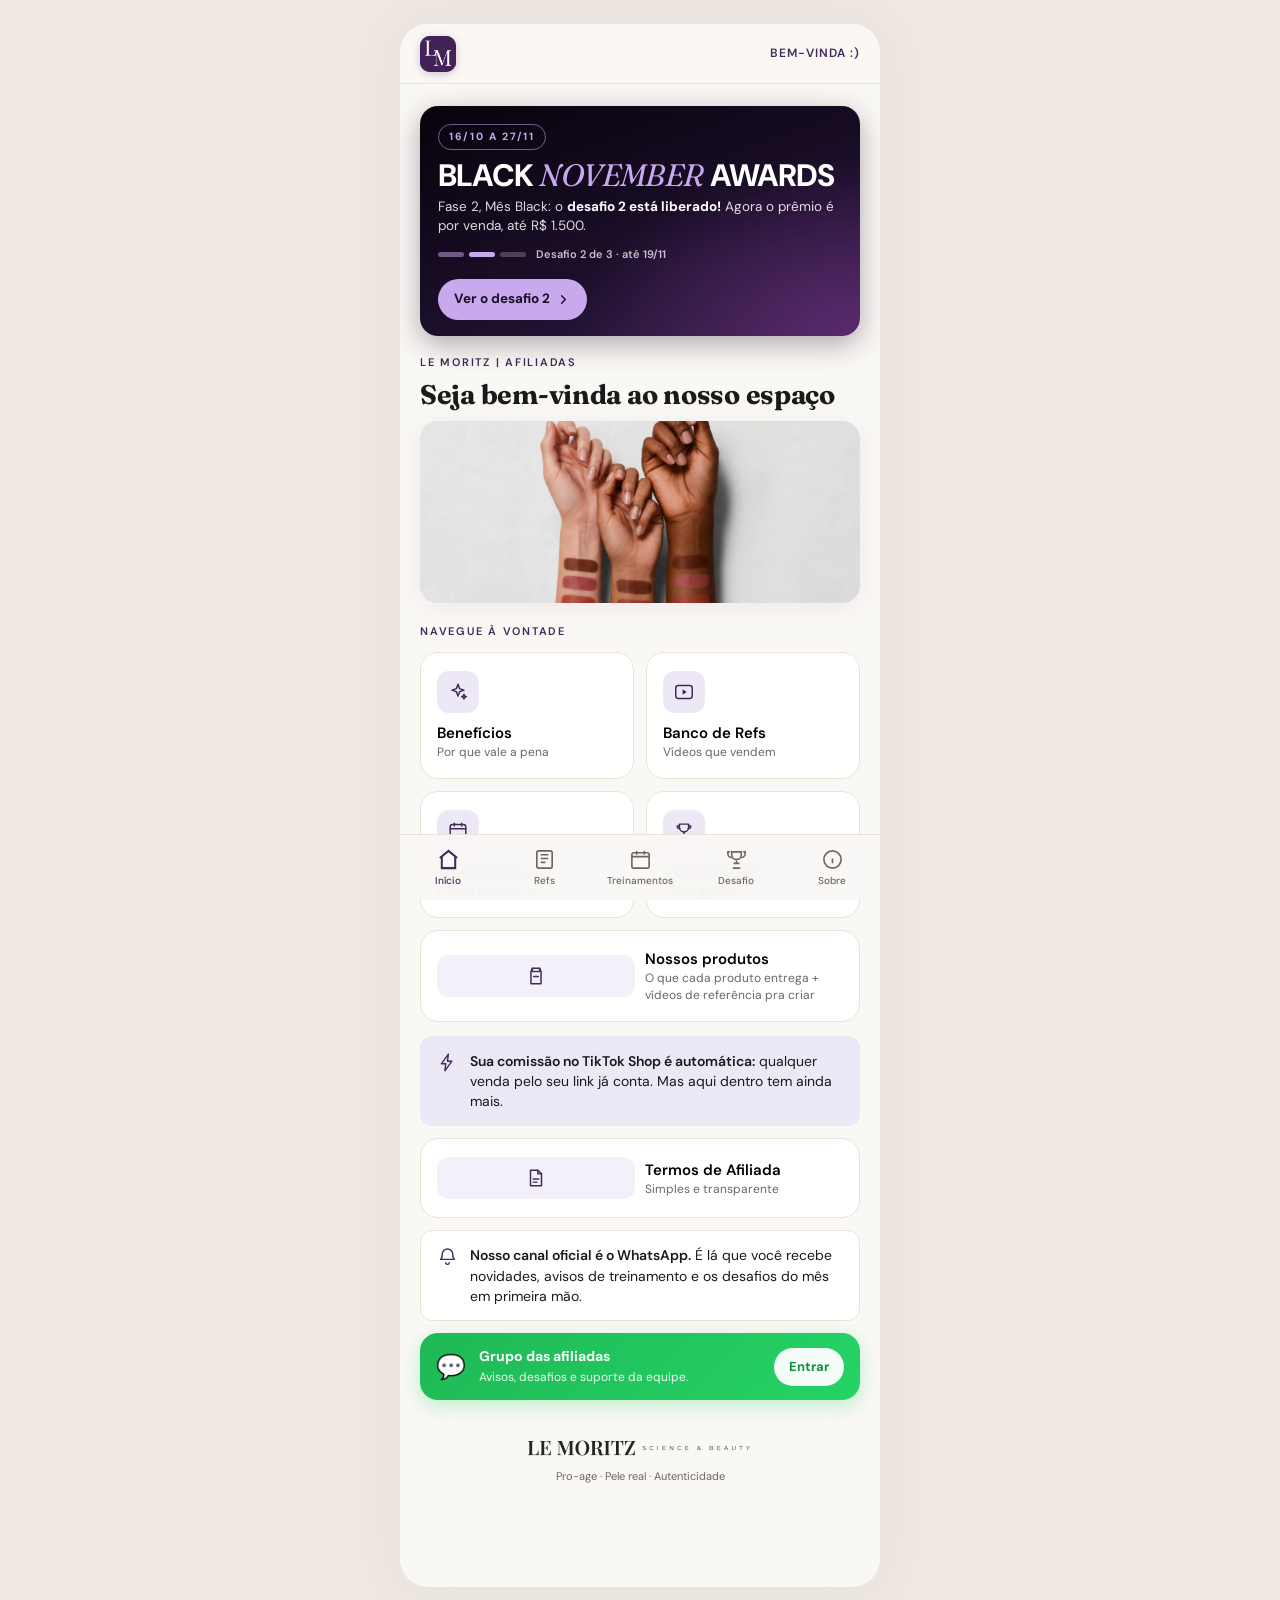
<file: index.html>
<!DOCTYPE html>
<html lang="pt-BR">
<head>
<meta charset="UTF-8">
<meta name="viewport" content="width=device-width, initial-scale=1, viewport-fit=cover, maximum-scale=1">
<meta name="theme-color" content="#FAF8F5">
<title>Le Moritz Afiliadas</title>
<meta name="description" content="Portal das criadoras Le Moritz: banco de referências, treinamentos, desafios e benefícios.">
<link rel="preconnect" href="https://fonts.googleapis.com">
<link rel="preconnect" href="https://fonts.gstatic.com" crossorigin>
<link href="https://fonts.googleapis.com/css2?family=Fraunces:ital,opsz,wght@0,9..144,400;0,9..144,500;0,9..144,600;1,9..144,400;1,9..144,500&family=DM+Sans:opsz,wght@9..40,400;9..40,500;9..40,600;9..40,700;9..40,800&display=swap" rel="stylesheet">
<link rel="stylesheet" href="styles.css?v=20261019">
</head>
<body>
<div class="app">

  <!-- ===== HEADER FIXO ===== -->
  <header class="header">
    <a class="brand" href="#home" data-go="home" aria-label="Le Moritz Afiliadas">
      <span class="brand-mark"><span class="mono">LM</span><img src="assets/lm-symbol.png" alt="" onerror="this.remove()"></span>
    </a>
    <div class="greeting" id="greeting">BEM-VINDA :)</div>
  </header>

  <!-- ============================================================
       HOME
       ============================================================ -->
  <section class="view active" id="home" data-view="home">

    <!-- Banner da Black November Awards (leva pra aba Desafio) -->
    <a class="black-banner" data-go="desafio" href="#desafio" aria-label="Black November Awards: de 16/10 a 27/11. O desafio 2 de 3 está liberado, agora com prêmio por venda. Toque pra participar.">
      <span class="bb-dates">16/10 a 27/11</span>
      <span class="bb-title"><b>Black</b> <em>November</em> <b>Awards</b></span>
      <span class="bb-sub">Fase 2, Mês Black: o <b>desafio 2 está liberado!</b> Agora o prêmio é por venda, até R$ 1.500.</span>
      <span class="bb-steps"><i class="done"></i><i class="on"></i><i></i><small>Desafio 2 de 3 · até 19/11</small></span>
      <span class="bb-cta">Ver o desafio 2 <svg viewBox="0 0 24 24" fill="none" stroke="currentColor" stroke-width="2.2" stroke-linecap="round" stroke-linejoin="round"><path d="M9 6l6 6-6 6"/></svg></span>
    </a>

    <p class="eyebrow">Le Moritz | Afiliadas</p>
    <h1 class="page-title">Seja bem-vinda ao nosso espaço</h1>

    <!-- Imagem de destaque (curta). Troque por vídeo depois, se quiser. -->
    <div class="hero-img">
      <span class="hero-fallback">Salve sua imagem em <b>assets/hero.jpg</b></span>
      <img src="assets/hero.jpg" alt="Le Moritz" onerror="this.remove()">
    </div>

    <!-- Grid de navegação -->
    <p class="grid-title">Navegue à vontade</p>
    <div class="grid">
      <button class="nav-card" data-go="beneficios">
        <div class="emoji"><svg viewBox="0 0 24 24" fill="none" stroke="currentColor" stroke-width="1.6" stroke-linecap="round" stroke-linejoin="round"><path d="M12 3.5l1.7 4.8 4.8 1.7-4.8 1.7L12 16.5l-1.7-4.8L5.5 10l4.8-1.7z"/><path d="M18.5 14.5l.7 1.9 1.9.7-1.9.7-.7 1.9-.7-1.9-1.9-.7 1.9-.7z"/></svg></div>
        <div><h3>Benefícios</h3><span>Por que vale a pena</span></div>
      </button>
      <button class="nav-card" data-go="refs">
        <div class="emoji"><svg viewBox="0 0 24 24" fill="none" stroke="currentColor" stroke-width="1.6" stroke-linecap="round" stroke-linejoin="round"><rect x="3" y="5" width="18" height="14" rx="3"/><path d="M10.5 9l4.5 3-4.5 3z" fill="currentColor" stroke="none"/></svg></div>
        <div><h3>Banco de Refs</h3><span>Vídeos que vendem</span></div>
      </button>
      <button class="nav-card" data-go="treinamentos">
        <div class="emoji"><svg viewBox="0 0 24 24" fill="none" stroke="currentColor" stroke-width="1.6" stroke-linecap="round" stroke-linejoin="round"><rect x="3.5" y="5" width="17" height="15" rx="2.5"/><path d="M3.5 9.5h17M8 3.5v3M16 3.5v3"/></svg></div>
        <div><h3>Treinamentos</h3><span>Lives e encontros</span></div>
      </button>
      <button class="nav-card" data-go="desafio">
        <div class="emoji"><svg viewBox="0 0 24 24" fill="none" stroke="currentColor" stroke-width="1.6" stroke-linecap="round" stroke-linejoin="round"><path d="M7 4.5h10v3.5a5 5 0 0 1-10 0z"/><path d="M7 6.5H4.7a2.3 2.3 0 0 0 2.6 2.8M17 6.5h2.3a2.3 2.3 0 0 1-2.6 2.8"/><path d="M12 13v3M9 19.5h6M9.7 19.5l.5-3.5M14.3 19.5l-.5-3.5"/></svg></div>
        <div><h3>Desafio do Mês</h3><span>Crie e ganhe</span></div>
      </button>
      <button class="nav-card full" data-go="produtos">
        <div class="emoji"><svg viewBox="0 0 24 24" fill="none" stroke="currentColor" stroke-width="1.6" stroke-linecap="round" stroke-linejoin="round"><path d="M8 3.5h8l1.5 3.5v13.5H6.5V7z"/><path d="M8 3.5v3.5h8V3.5M9.5 12.5h5"/></svg></div>
        <div><h3>Nossos produtos</h3><span>O que cada produto entrega + vídeos de referência pra criar</span></div>
      </button>
    </div>

    <!-- Blocos empilhados (ordem definida) -->
    <div class="home-extra">
      <div class="notice accent">
        <span class="ico"><svg viewBox="0 0 24 24" fill="none" stroke="currentColor" stroke-width="1.6" stroke-linecap="round" stroke-linejoin="round"><path d="M13 2.5 5 13.5h5l-1 8 8-11h-5z"/></svg></span>
        <div><b>Sua comissão no TikTok Shop é automática:</b> qualquer venda pelo seu link já conta. Mas aqui dentro tem ainda mais.</div>
      </div>

      <button class="nav-card full" data-go="termos">
        <div class="emoji"><svg viewBox="0 0 24 24" fill="none" stroke="currentColor" stroke-width="1.6" stroke-linecap="round" stroke-linejoin="round"><path d="M6 3.5h8l4 4V20.5H6z"/><path d="M14 3.5v4h4M9 13h6M9 16.5h4"/></svg></div>
        <div><h3>Termos de Afiliada</h3><span>Simples e transparente</span></div>
      </button>

      <div class="notice">
        <span class="ico"><svg viewBox="0 0 24 24" fill="none" stroke="currentColor" stroke-width="1.6" stroke-linecap="round" stroke-linejoin="round"><path d="M6 9.5a6 6 0 0 1 12 0c0 4.5 1.8 5.8 1.8 5.8H4.2S6 14 6 9.5z"/><path d="M10 19a2 2 0 0 0 4 0"/></svg></span>
        <div><b>Nosso canal oficial é o WhatsApp.</b> É lá que você recebe novidades, avisos de treinamento e os desafios do mês em primeira mão.</div>
      </div>

      <!-- Banner WhatsApp -->
      <a class="wpp-banner" id="wppHome" href="#" target="_blank" rel="noopener">
        <span class="wbi">💬</span>
        <span class="wbt"><b>Grupo das afiliadas</b><span>Avisos, desafios e suporte da equipe.</span></span>
        <span class="wbtn">Entrar</span>
      </a>
    </div>

    <div class="footer">
      <img class="footer-logo" src="assets/logo.png" alt="Le Moritz" onerror="this.remove();var f=document.getElementById('flText');if(f)f.style.display='block'">
      <div class="fl" id="flText" style="display:none">Le Moritz</div>
      Pro-age · Pele real · Autenticidade
    </div>
  </section>

  <!-- ============================================================
       BENEFÍCIOS
       ============================================================ -->
  <section class="view" id="beneficios" data-view="beneficios">
    <button class="back-btn" data-go="home">‹ Início</button>
    <p class="eyebrow">Benefícios</p>
    <h1 class="page-title">Vale muito mais do que uma comissão</h1>
    <p class="page-sub">Aqui você não é só um link. Você é parte de uma comunidade.</p>

    <div class="benefit">
      <div class="b-ico"><svg viewBox="0 0 24 24" fill="none" stroke="currentColor" stroke-width="1.6" stroke-linecap="round" stroke-linejoin="round"><circle cx="9" cy="8" r="3.2"/><path d="M3.5 19.5a5.5 5.5 0 0 1 11 0"/><path d="M16 5.2a3 3 0 0 1 0 5.6M17.5 19.5a5.5 5.5 0 0 0-3-4.9"/></svg></div>
      <div><h3>Comunidade real</h3><p>Grupo exclusivo no WhatsApp com outras criadoras, trocas, bastidores e suporte direto da equipe Le Moritz.</p></div>
    </div>
    <div class="benefit">
      <div class="b-ico"><svg viewBox="0 0 24 24" fill="none" stroke="currentColor" stroke-width="1.6" stroke-linecap="round" stroke-linejoin="round"><path d="M21 8 12 3 3 8v8l9 5 9-5z"/><path d="M3 8l9 5 9-5M12 13v8"/></svg></div>
      <div><h3>Produtos em primeira mão</h3><p>Amostras grátis pra você testar, sentir na pele e criar com autenticidade. Sem achismo, com experiência.</p></div>
    </div>
    <div class="benefit">
      <div class="b-ico"><svg viewBox="0 0 24 24" fill="none" stroke="currentColor" stroke-width="1.6" stroke-linecap="round" stroke-linejoin="round"><rect x="3" y="6" width="18" height="14" rx="2"/><path d="M3 10.5h18M7.5 6 6 10.5M12.5 6 11 10.5M17.5 6 16 10.5"/></svg></div>
      <div><h3>Conteúdo pronto pra usar</h3><p>Banco de referências com vídeos validados, scripts adaptados e hooks que já funcionaram. Você não precisa começar do zero.</p></div>
    </div>
    <div class="benefit">
      <div class="b-ico"><svg viewBox="0 0 24 24" fill="none" stroke="currentColor" stroke-width="1.6" stroke-linecap="round" stroke-linejoin="round"><path d="M2.5 8.5 12 4.5l9.5 4-9.5 4z"/><path d="M6.5 11v4.5c0 1.2 2.5 2.2 5.5 2.2s5.5-1 5.5-2.2V11M21.5 8.5v5"/></svg></div>
      <div><h3>Treinamentos recorrentes</h3><p>Lives e encontros com a equipe pra te ajudar a vender melhor, criar com mais estratégia e entender o TikTok Shop de dentro pra fora.</p></div>
    </div>
    <div class="benefit">
      <div class="b-ico"><svg viewBox="0 0 24 24" fill="none" stroke="currentColor" stroke-width="1.6" stroke-linecap="round" stroke-linejoin="round"><path d="M7 4.5h10v3.5a5 5 0 0 1-10 0z"/><path d="M7 6.5H4.7a2.3 2.3 0 0 0 2.6 2.8M17 6.5h2.3a2.3 2.3 0 0 1-2.6 2.8"/><path d="M12 13v3M9 19.5h6M9.7 19.5l.5-3.5M14.3 19.5l-.5-3.5"/></svg></div>
      <div><h3>Desafios mensais com prêmios</h3><p>Todo mês tem um desafio com bonificação em dinheiro. Quanto mais você cria, mais você ganha, além da comissão.</p></div>
    </div>
    <div class="benefit highlight">
      <div class="b-ico"><svg viewBox="0 0 24 24" fill="none" stroke="currentColor" stroke-width="1.6" stroke-linecap="round" stroke-linejoin="round"><rect x="2.5" y="6" width="19" height="12" rx="2"/><circle cx="12" cy="12" r="2.6"/><path d="M6 9.5v5M18 9.5v5"/></svg></div>
      <div><h3>Comissão que vai além do TikTok</h3><p>As afiliadas que se destacam ganham um cupom próprio e passam a comissionar também pelas vendas fora do TikTok Shop, com pagamento via PIX.</p></div>
    </div>
  </section>

  <!-- ============================================================
       BANCO DE REFS
       ============================================================ -->
  <section class="view" id="refs" data-view="refs">
    <button class="back-btn" data-go="home">‹ Início</button>
    <p class="eyebrow">Banco de Refs</p>
    <h1 class="page-title">Referências que já funcionaram</h1>
    <p class="page-sub">Vídeos validados pela equipe, com roteiro pronto pra adaptar. Toque num card pra abrir.</p>

    <a class="banco-open" id="bancoOpen" href="https://bealemoritz.github.io/banco-de-refs/" target="_blank" rel="noopener">Abrir o banco em tela cheia ↗</a>
    <div class="banco-frame">
      <iframe id="bancoFrame" src="https://bealemoritz.github.io/banco-de-refs/" loading="lazy" title="Banco de Refs Le Moritz" referrerpolicy="no-referrer"></iframe>
    </div>
  </section>

  <!-- ============================================================
       PRODUTOS
       ============================================================ -->
  <section class="view" id="produtos" data-view="produtos">
    <button class="back-btn" data-go="home">‹ Início</button>
    <p class="eyebrow">Produtos</p>
    <h1 class="page-title">Conheça a linha Le Moritz</h1>
    <p class="page-sub">Pra cada produto: a narrativa principal e vídeos de referência que já validamos. Use como base pro seu conteúdo.</p>

    <div id="productsList"><!-- preenchido via JS (CONFIG.products no app.js) --></div>
  </section>

  <!-- ============================================================
       TREINAMENTOS
       ============================================================ -->
  <section class="view" id="treinamentos" data-view="treinamentos">
    <button class="back-btn" data-go="home">‹ Início</button>
    <p class="eyebrow">Treinamentos</p>
    <h1 class="page-title">Calendário de Treinamentos</h1>
    <p class="page-sub">Lives, encontros e conteúdos exclusivos pra você criar melhor todo mês.</p>

    <div class="next-training">
      <div class="nt-label">Próximo treinamento</div>
      <h3>Aulão de produtos (com Luna), Pt. 2</h3>
      <p class="nt-desc">No treinamento você vai aprender:</p>
      <ul class="nt-list">
        <li>Como usar cada produto (foco em make)</li>
        <li>Para que serve cada produto</li>
        <li>As principais narrativas pra criar conteúdos que conectam e despertam o interesse do cliente</li>
      </ul>
      <div class="nt-meta">
        <div><svg viewBox="0 0 24 24" fill="none" stroke="currentColor" stroke-width="1.6" stroke-linecap="round" stroke-linejoin="round"><rect x="3.5" y="5" width="17" height="15" rx="2.5"/><path d="M3.5 9.5h17M8 3.5v3M16 3.5v3"/></svg> <span>30/07 (quinta-feira)</span></div>
        <div><svg viewBox="0 0 24 24" fill="none" stroke="currentColor" stroke-width="1.6" stroke-linecap="round" stroke-linejoin="round"><circle cx="12" cy="12" r="9"/><path d="M12 7.5V12l3 2"/></svg> <span>às 17h</span></div>
        <div><svg viewBox="0 0 24 24" fill="none" stroke="currentColor" stroke-width="1.6" stroke-linecap="round" stroke-linejoin="round"><path d="M12 21s7-5.5 7-11a7 7 0 0 0-14 0c0 5.5 7 11 7 11z"/><circle cx="12" cy="9.5" r="2.5"/></svg> <span>Ao vivo no Google Meet</span></div>
      </div>
      <a class="btn-light" target="_blank" rel="noopener"
         href="https://bit.ly/aulaodeprodutos">Salvar na agenda</a>
    </div>

    <div class="training-list">
      <p class="eyebrow">O que já ensinamos</p>
      <div id="trainingHistory"><!-- preenchido via JS --></div>
    </div>
  </section>

  <!-- ============================================================
       DESAFIO DO MÊS
       ============================================================ -->
  <section class="view" id="desafio" data-view="desafio">
    <button class="back-btn" data-go="home">‹ Início</button>
    <p class="eyebrow">Desafio do Mês</p>
    <h1 class="page-title" style="margin-bottom:6px">Black November Awards</h1>
    <p class="page-sub" style="margin-bottom:18px">A Black começou! São 3 desafios em 3 fases pra você ganhar. O desafio 1 já encerrou e o <b>desafio 2 está liberado</b>.</p>

    <div class="black-phases">
      <div class="black-phase done"><small>Fase 1</small><b>Esquenta Black</b><span>16/10 a 31/10</span><i>Encerrada</i></div>
      <div class="black-phase active"><small>Fase 2</small><b>Mês Black</b><span>01/11 a 19/11</span><i>Liberada</i></div>
      <div class="black-phase"><small>Fase 3</small><b>Semana Black</b><span>20/11 a 27/11</span><i>Em breve</i></div>
    </div>

    <!-- ===== ATIVO: Desafio 2, Mês Black ===== -->
    <p class="challenge-status">Ativo</p>
    <h2 class="page-title" style="font-size:26px;margin-bottom:6px">Desafio 2: foco em vendas</h2>
    <p class="page-sub" style="margin-bottom:14px">Mês Black. Agora o prêmio é por <b>venda</b>. Os produtos do desafio são o <b>Sérum Lifting Instantâneo</b> e o <b>Stick Hidratante Reparador para Pés</b>. Quanto mais itens saem pelos seus vídeos e lives, maior o prêmio, e <b>cada stick pés vendido vale 2 itens</b>.</p>

    <p class="challenge-period">
      <svg viewBox="0 0 24 24" fill="none" stroke="currentColor" stroke-width="1.7" stroke-linecap="round" stroke-linejoin="round"><rect x="3.5" y="5" width="17" height="15" rx="2.5"/><path d="M3.5 9.5h17M8 3.5v3M16 3.5v3"/></svg>
      01 a 19 de novembro de 2026
    </p>

    <a class="challenge-poster" href="assets/desafio-mes-black.webp" target="_blank" rel="noopener" aria-label="Abrir a arte do Desafio 2 da Black November Awards em tamanho grande">
      <img src="assets/desafio-mes-black.webp" alt="Black November Awards, Desafio 2 foco em vendas (Sérum Lifting Instantâneo e Stick pés), de 01/11 a 19/11: 3 produtos vendidos R$70, 8 R$200, 15 R$400, 30 R$800, 60 R$1.200, 100 R$1.500. Lives feitas no período também contam e stick pés vale o dobro." loading="lazy">
    </a>

    <p class="eyebrow" style="margin-top:26px">Entenda o desafio em 5 minutos</p>
    <div class="challenge-video">
      <iframe src="https://drive.google.com/file/d/1woa03g3mqpJGV1DmKQ_TT0ARjZpvuL9D/preview" title="Vídeo explicativo do Desafio 2" allow="autoplay; fullscreen" allowfullscreen loading="lazy"></iframe>
    </div>
    <a class="challenge-video-link" href="https://drive.google.com/file/d/1woa03g3mqpJGV1DmKQ_TT0ARjZpvuL9D/view" target="_blank" rel="noopener">Abrir o vídeo em tela cheia ↗</a>

    <p class="eyebrow" style="margin-top:26px">Regras: vendas</p>
    <ul class="rules-list">
      <li>Contam os itens vendidos de Sérum Lifting e Stick Pés entre 01 e 19/11, pelos seus vídeos e lives do período.</li>
      <li>Só valem vendas de vídeos postados entre 01 e 19/11. Venda de vídeo postado antes de 01/11 não conta. Live feita nesse período também vale.</li>
      <li>Cada Stick Pés vendido conta como 2 itens na sua meta.</li>
      <li>Só contam pedidos aprovados, sem cancelamento ou reembolso.</li>
    </ul>

    <p class="eyebrow" style="margin-top:22px">Regras: vídeos</p>
    <ul class="rules-list">
      <li>Pra receber, poste pelo menos 6 vídeos no período.</li>
      <li>Marque só 1 produto na sacolinha por vídeo (Sérum Lifting ou Stick Pés) e apareça aplicando o produto.</li>
      <li>Fale do produto com o nome e as promessas do anúncio. Vídeo que promete o que o anúncio não diz pode levar violação, perder o carrinho e deixa de contar.</li>
      <li>Vale uma conta por afiliada: quem tem mais de uma participa com a de melhor resultado, sem somar contas.</li>
    </ul>

    <p class="eyebrow" style="margin-top:22px">Extras do Mês Black</p>
    <ul class="rules-list">
      <li><b>Relâmpago 11.11 · R$ 200:</b> as 5 afiliadas com mais itens vendidos no dia 11/11 ganham R$ 200 cada, além da meta. Empate desempata por itens vendidos desde 16/10 até o fim do dia 11/11.</li>
      <li><b>Vídeo de Ouro da semana:</b> o vídeo que mais vendeu na semana vira exemplo no grupo, com destaque pra criadora e prioridade no anúncio pago da Le Moritz. Semanas: 01 a 08/11, 09 a 15/11 e 16 a 19/11.</li>
    </ul>

    <p class="eyebrow" style="margin-top:22px">Premiações</p>
    <ul class="rules-list">
      <li>As faixas não acumulam: vale a maior meta batida.</li>
      <li>A Le Moritz pode pedir prints de insights e de vendas para validar.</li>
      <li>Pagamento via Pix em 10/12.</li>
    </ul>

    <p class="challenge-note"><b>Um único vídeo com estratégia, resultado e experiência real pode render 10x mais comissão que o prêmio. Capriche!</b></p>

    <p class="challenge-note">Só participa do desafio quem está no nosso <a data-wpp href="#" target="_blank" rel="noopener">grupo do WhatsApp</a>. É por lá que a gente valida tudo.</p>

    <details class="challenge-archive">
      <summary>Desafios anteriores<span class="arrow">⌄</span></summary>
      <div class="challenge-archive-content">
            <!-- ===== ENCERRADO: Desafio 1, Esquenta Black ===== -->
        <p class="challenge-status ended">Encerrado</p>
        <h3>Desafio 1: foco em volume</h3>
        <p class="page-sub" style="margin-bottom:14px">Esquenta Black. Os produtos do desafio são o <b>Sérum Lifting Instantâneo</b> e o <b>Stick Hidratante Reparador para Pés</b>. As metas eram de vídeos, com <b>R$ 10 de bônus por cada stick pés vendido</b> no período.</p>

        <p class="challenge-period">
          <svg viewBox="0 0 24 24" fill="none" stroke="currentColor" stroke-width="1.7" stroke-linecap="round" stroke-linejoin="round"><rect x="3.5" y="5" width="17" height="15" rx="2.5"/><path d="M3.5 9.5h17M8 3.5v3M16 3.5v3"/></svg>
          16 a 31 de outubro de 2026
        </p>

        <a class="challenge-poster" href="assets/desafio-esquenta-black.webp?v=2" target="_blank" rel="noopener" aria-label="Abrir a arte do Desafio 1 da Black November Awards em tamanho grande">
          <img src="assets/desafio-esquenta-black.webp?v=2" alt="Black November Awards, Desafio 1 foco em volume (Sérum Lifting Instantâneo e Stick pés), de 16/10 a 31/10: 10 vídeos do stick pés + 5 do sérum R$100, 20 + 10 R$250, 30 + 15 R$400, 40 + 20 R$600, mais R$10 de bônus para cada stick pés vendido no período." loading="lazy">
        </a>

        <p class="eyebrow" style="margin-top:26px">Regras: vídeos</p>
        <ul class="rules-list">
          <li>Para subir de faixa, bata as duas metas: stick pés e sérum.</li>
          <li>Marque só 1 produto na sacolinha por vídeo. Ele define a meta em que o vídeo conta e precisa combinar com o conteúdo.</li>
          <li>Apareça aplicando: stick nos pés, sérum no rosto (em você ou em outra pessoa). Só segurar ou mostrar o produto não vale.</li>
          <li>Não valem vídeos repostados ou duplicados, nem feitos com IA que recria pessoas. Queremos vídeos reais.</li>
          <li>Mantenha os vídeos no ar até o pagamento. Vídeo apagado não conta.</li>
        </ul>

        <p class="eyebrow" style="margin-top:22px">Regras: vendas (bônus stick pés)</p>
        <ul class="rules-list">
          <li>Só contam vendas aprovadas, sem cancelamento ou reembolso.</li>
          <li>Só valem vendas de vídeos postados de 16/10 a 31/10.</li>
        </ul>

        <p class="eyebrow" style="margin-top:22px">Premiações</p>
        <ul class="rules-list">
          <li>As faixas não acumulam: vale a maior atingida.</li>
          <li>O bônus do stick pés soma por fora. A Le Moritz pode pedir prints de insights e de vendas para validar.</li>
          <li>Pagamento via Pix em 10/11, para quem bateu as metas.</li>
        </ul>

        <h3 style="margin-top:28px">Desafios de Setembro</h3>
        <p class="page-sub" style="margin-bottom:16px">Os dois desafios de setembro já foram encerrados.</p>

        <p class="challenge-status ended">Encerrado</p>
        <h3 style="font-size:17px;margin-bottom:8px">A pele de quem eu amo</h3>
        <p class="page-sub" style="margin-bottom:14px">Mostre o efeito do nosso <b>Sérum Lifting</b> em quem você ama e venda COM esses vídeos. O ranking soma as vendas geradas pelos seus vídeos com a hashtag.</p>

        <p class="challenge-period">
          <svg viewBox="0 0 24 24" fill="none" stroke="currentColor" stroke-width="1.7" stroke-linecap="round" stroke-linejoin="round"><rect x="3.5" y="5" width="17" height="15" rx="2.5"/><path d="M3.5 9.5h17M8 3.5v3M16 3.5v3"/></svg>
          18 a 30 de setembro
          <span style="color:var(--ouro);font-weight:800;letter-spacing:.04em;">· estendido até 07/10</span>
        </p>

        <a class="challenge-poster" href="assets/desafio-pele.jpg" target="_blank" rel="noopener" aria-label="Abrir a arte do desafio A pele de quem eu amo em tamanho grande">
          <img src="assets/desafio-pele.jpg" alt="Desafio A pele de quem eu amo, Le Moritz: ranking de vendas por vídeos com a hashtag #APeleDeQuemEuAmo, de 18 a 30 de setembro de 2026 (estendido até 07/10). Prêmios: 1º R$3.000, 2º R$2.000, 3º R$1.500, 4º R$1.000, 5º R$800." loading="lazy">
        </a>

        <p class="eyebrow" style="margin-top:26px">Como participar</p>
        <p class="page-sub" style="margin-bottom:10px">Grave vídeos aplicando o Sérum Lifting em alguém mais velho (mãe, avó, sogra, tia, amiga 40+):</p>
        <ul class="rules-list">
          <li>Aplique só em um lado do rosto (antes e depois no mesmo vídeo).</li>
          <li>Reação genuína, sem efeito e com boa luz.</li>
          <li>Feche com um convite pra compra (seu link).</li>
        </ul>

        <p class="eyebrow" style="margin-top:22px">Como conta</p>
        <p class="page-sub" style="margin-bottom:0">O ranking soma as vendas geradas pelos vídeos com a hashtag. Não é vender por fora: é vender COM os vídeos.</p>

        <p class="eyebrow" style="margin-top:22px">Dica de ouro</p>
        <p class="page-sub" style="margin-bottom:0">Grave com pessoas com bastante linhas de expressão: o efeito fica mais visível e vende mais.</p>

        <p class="eyebrow" style="margin-top:22px">Regras</p>
        <ul class="rules-list">
          <li>Só vídeos de 18 a 30/09.</li>
          <li>Sempre com <b>#APeleDeQuemEuAmo</b> (sem ela não vale).</li>
          <li>Aplicar em outra pessoa, não em você.</li>
          <li>Marque <b>@lemoritz</b> e use seu link.</li>
          <li>Mínimo de 4 vídeos pra concorrer.</li>
          <li>Empate no ranking: quem tiver mais vendas.</li>
        </ul>

        <p class="eyebrow" style="margin-top:22px">Prêmios de conteúdo <span style="text-transform:none;letter-spacing:0;font-weight:500;color:var(--cinza-txt)">(todas concorrem)</span></p>
        <ul class="rules-list">
          <li>Melhor Transformação: R$ 500.</li>
          <li>Vídeo Viral (+50 mil views): R$ 500.</li>
        </ul>


        <hr class="section-divider" style="margin:26px 0">

        <p class="challenge-status ended">Encerrado</p>
        <h3 style="font-size:17px;margin-bottom:8px">Foco em vendas</h3>
        <p class="page-sub" style="margin-bottom:14px">O ranking é por quantidade de unidades vendidas: as <b>3 afiliadas que mais venderem</b> no período levam um kit completo Le Moritz (R$ 1.694 em produtos cada). Valem as vendas que vierem tanto de <b>vídeos</b> quanto de <b>lives</b>, desde que o conteúdo tenha sido produzido e tenha gerado a venda dentro do período do desafio.</p>

        <p class="challenge-period">
          <svg viewBox="0 0 24 24" fill="none" stroke="currentColor" stroke-width="1.7" stroke-linecap="round" stroke-linejoin="round"><rect x="3.5" y="5" width="17" height="15" rx="2.5"/><path d="M3.5 9.5h17M8 3.5v3M16 3.5v3"/></svg>
          14 a 30 de setembro de 2026
        </p>

        <a class="challenge-poster" href="assets/desafio-setembro.jpg" target="_blank" rel="noopener" aria-label="Abrir a arte do desafio Foco em vendas em tamanho grande">
          <img src="assets/desafio-setembro.jpg" alt="Desafio de Setembro Le Moritz, foco em vendas: as 3 afiliadas que mais venderem de 14 a 30 de setembro de 2026 levam um kit completo, no valor de R$ 1.694 em produtos cada." loading="lazy">
        </a>

        <p class="eyebrow" style="margin-top:26px">Como funciona</p>
        <ul class="rules-list">
          <li>Ranking pela quantidade de unidades vendidas: vale qualquer produto.</li>
          <li>Valem as vendas de vídeos e de lives, desde que o conteúdo tenha sido produzido de 14 a 30/09. Conteúdos antigos não entram.</li>
          <li>A venda precisa estar paga e confirmada até 23h59 do dia 30/09.</li>
          <li>Vendas canceladas ou devolvidas são descontadas do total.</li>
          <li>Todas as afiliadas do grupo entram automaticamente, sem inscrição.</li>
          <li>Apuração pelo painel oficial do TikTok Shop. Autocompra desclassifica.</li>
        </ul>

        <p class="challenge-note"><b>Empate?</b> Ganha quem vendeu mais sérum, nosso carro-chefe. Persistindo, quem chegou ao número primeiro.</p>

        <h3 style="margin-top:28px">Desafio de Agosto</h3>
        <p class="challenge-period">
          <svg viewBox="0 0 24 24" fill="none" stroke="currentColor" stroke-width="1.7" stroke-linecap="round" stroke-linejoin="round"><rect x="3.5" y="5" width="17" height="15" rx="2.5"/><path d="M3.5 9.5h17M8 3.5v3M16 3.5v3"/></svg>
          07 a 21 de agosto de 2026
        </p>
        <a class="challenge-poster" href="assets/desafio-agosto.jpeg" target="_blank" rel="noopener" aria-label="Abrir a arte do desafio de agosto em tamanho grande">
          <img src="assets/desafio-agosto.jpeg" alt="Desafio de Agosto Le Moritz, foco nos sticks: prêmio garantido por vídeo (10+ vídeos R$100, 25+ R$300, 45+ R$600, 65+ R$1.000, 100+ R$1.500) e bônus extra por venda (1+ venda R$50, 5+ R$200, 15+ R$500, 40+ R$1.500), de 07 a 21 de agosto de 2026." loading="lazy">
        </a>
        <a class="banco-open" href="resultado-agosto.html" style="margin-top:12px">Ver resultado do Desafio de Agosto ↗</a>
        <p class="eyebrow" style="margin-top:22px">Regras do desafio</p>
        <ul class="rules-list">
          <li>Os vídeos precisam ser de stick (blush ou iluminador) e ter a sacolinha do produto Le Moritz marcada corretamente no TikTok Shop para contar.</li>
          <li>Mínimo de 30 segundos cada vídeo.</li>
          <li>Não serão validados vídeos criados por IA realista (que recriem pessoas).</li>
          <li>É obrigatório que o vídeo tenha movimento, fala ou narração.</li>
          <li>É obrigatório que o vídeo tenha conteúdo sobre o produto (demonstração, prova social, quebra de objeção, transformação ou trabalhando a dor do público-alvo).</li>
          <li>É fortemente indicado que a criadora apareça no vídeo: buscamos gerar confiança.</li>
          <li>Vendas contam apenas se aprovadas e sem estorno.</li>
          <li>Vale a maior faixa atingida de cada prêmio. Os dois prêmios somam: volume de vídeo + vendas.</li>
          <li>A Le Moritz pode solicitar insights dos vídeos e comprovantes de venda para validação da premiação.</li>
          <li>Participação limitada a uma conta por CPF.</li>
        </ul>

        <h3 style="margin-top:28px">Desafio de Julho</h3>
        <p class="challenge-period">
          <svg viewBox="0 0 24 24" fill="none" stroke="currentColor" stroke-width="1.7" stroke-linecap="round" stroke-linejoin="round"><rect x="3.5" y="5" width="17" height="15" rx="2.5"/><path d="M3.5 9.5h17M8 3.5v3M16 3.5v3"/></svg>
          20 a 31 de julho de 2026
        </p>
        <a class="challenge-poster" href="assets/desafio-julho.jpg" target="_blank" rel="noopener" aria-label="Abrir a arte do desafio de julho em tamanho grande">
          <img src="assets/desafio-julho.jpg" alt="Desafio de Julho Le Moritz: prêmio garantido por vídeo (20+ vídeos R$50, 40+ vídeos R$100) e bonificação por venda (5+ R$150, 10+ R$300, 20+ R$600, 40+ R$1.200 + kit completo), de 20 a 31 de julho de 2026." loading="lazy">
        </a>
        <p class="eyebrow" style="margin-top:26px">Regras do desafio</p>
        <ul class="rules-list">
          <li>Os vídeos precisam ter a sacolinha do produto Le Moritz marcada corretamente no TikTok Shop para contar.</li>
          <li>Mínimo de 30 segundos cada vídeo.</li>
          <li>Não serão validados vídeos criados por IA realista (que recriem pessoas).</li>
          <li>É obrigatório que o vídeo tenha movimento, fala ou narração.</li>
          <li>É obrigatório que o vídeo tenha conteúdo sobre o produto (demonstração, prova social, quebra de objeção, transformação ou trabalhando a dor do público-alvo).</li>
          <li>É fortemente indicado que a criadora apareça no vídeo: buscamos gerar confiança.</li>
          <li>Vendas contam apenas se aprovadas e sem estorno.</li>
          <li>As faixas do desafio não são acumulativas: vale a maior faixa atingida no período.</li>
          <li>Os pagamentos dos prêmios serão realizados até o dia 15 de agosto.</li>
          <li>A Le Moritz pode solicitar insights dos vídeos e comprovantes de venda para validação da premiação.</li>
          <li>Participação limitada a uma conta por CPF.</li>
        </ul>
      </div>
    </details>
  </section>

  <!-- ============================================================
       TERMOS DE AFILIADA
       ============================================================ -->
  <section class="view" id="termos" data-view="termos">
    <button class="back-btn" data-go="home">‹ Início</button>
    <p class="eyebrow">Termos de Afiliada</p>
    <h1 class="page-title">Termos de Participação</h1>
    <div class="terms-intro">Leia com atenção antes de começar. É simples, transparente e feito pra proteger você também.</div>

    <div class="term-item"><h3><span class="tn">1.</span>O que é o Programa</h3><p>O Programa de Afiliadas Le Moritz é uma iniciativa da marca para conectar criadoras de conteúdo à venda de produtos via TikTok Shop e canais próprios, com comissionamento por performance.</p></div>
    <div class="term-item"><h3><span class="tn">2.</span>Comissionamento</h3><p>A afiliada recebe comissão automática por todas as vendas realizadas através do seu link de afiliada no TikTok Shop, conforme as regras da plataforma. Afiliadas selecionadas para o programa estendido recebem um cupom personalizado Le Moritz e passam a comissionar também pelas vendas fora do TikTok Shop, no percentual de 10% por venda, com pagamento via PIX, conforme calendário definido pela equipe.</p></div>
    <div class="term-item"><h3><span class="tn">3.</span>Direito de uso de conteúdo</h3><p>Ao participar do programa, a afiliada autoriza a Le Moritz a utilizar os vídeos criados com os produtos da marca em suas próprias redes sociais, campanhas e materiais de divulgação, sempre com crédito à criadora. Nos casos em que o conteúdo for impulsionado ou utilizado em mídia paga, a afiliada será informada e o cupom de comissionamento dela será vinculado à publicação, garantindo rastreabilidade das vendas geradas.</p></div>
    <div class="term-item"><h3><span class="tn">4.</span>Produtos enviados</h3><p>Os produtos enviados como amostra são para uso pessoal e criação de conteúdo. Não há obrigatoriedade de publicação, mas a participação ativa é valorizada e pode influenciar o recebimento de produtos futuros e convites para desafios com premiação.</p></div>
    <div class="term-item"><h3><span class="tn">5.</span>Conduta e CONAR</h3><p>A afiliada se compromete a não fazer afirmações médicas ou terapêuticas sobre os produtos, a sinalizar parcerias conforme as diretrizes do CONAR (#publi ou equivalente) e a manter uma comunicação respeitosa dentro dos canais da comunidade.</p></div>
    <div class="term-item"><h3><span class="tn">6.</span>Encerramento</h3><p>Qualquer uma das partes pode encerrar a participação no programa a qualquer momento, sem ônus.</p></div>

    <div class="accept-box">
      <div class="accept-row">
        <input type="checkbox" id="acceptCheck" checked onclick="return false" aria-readonly="true">
        <label for="acceptCheck">Li e aceito os termos de participação do Programa de Afiliadas Le Moritz.</label>
      </div>
      <div class="accept-msg">
        <span class="ok-ico">✓</span>
        Sua participação no programa valida automaticamente o termo acima.
      </div>
    </div>
  </section>

  <!-- ============================================================
       SOBRE + FAQ
       ============================================================ -->
  <section class="view" id="sobre" data-view="sobre">
    <button class="back-btn" data-go="home">‹ Início</button>

    <div class="about-card">
      <p class="eyebrow">Sobre a Le Moritz</p>
      <h2>Beleza com propósito, pele com história.</h2>
      <p>Le Moritz é uma marca pro-age: a gente acredita em pele real, em autenticidade e em mulheres que não têm prazo de validade. Você não está só vendendo produto: está fazendo parte de um movimento que valoriza a beleza de quem vive de verdade.</p>
    </div>

    <p class="eyebrow">Perguntas frequentes</p>
    <h1 class="page-title" style="font-size:23px;margin-bottom:18px">FAQ rápido</h1>

    <div id="faqList">
      <div class="faq-item">
        <button class="faq-q">Como sei que minha venda foi registrada?<span class="arrow">⌄</span></button>
        <div class="faq-a"><p>Toda venda feita pelo seu link de afiliada no TikTok Shop aparece automaticamente no painel da plataforma. Qualquer dúvida, é só chamar a equipe no grupo do WhatsApp.</p></div>
      </div>
      <div class="faq-item">
        <button class="faq-q">Quando recebo minha comissão?<span class="arrow">⌄</span></button>
        <div class="faq-a"><p>A comissão do TikTok Shop segue o calendário da própria plataforma. Quem participa do programa estendido recebe as orientações de pagamento direto da equipe pelo WhatsApp.</p></div>
      </div>
      <div class="faq-item">
        <button class="faq-q">Posso fazer lives vendendo os produtos?<span class="arrow">⌄</span></button>
        <div class="faq-a"><p>Sim! Lives são super bem-vindas. Lembre de sinalizar a parceria conforme o CONAR (#publi) e de não fazer afirmações médicas ou terapêuticas sobre os produtos.</p></div>
      </div>
      <div class="faq-item">
        <button class="faq-q">O que acontece se eu não postar por um tempo?<span class="arrow">⌄</span></button>
        <div class="faq-a"><p>Não há obrigatoriedade de publicação. Mas a participação ativa é valorizada e pode influenciar o envio de produtos futuros e os convites para desafios com premiação.</p></div>
      </div>
    </div>
  </section>

  <!-- ===== BOTTOM NAVIGATION ===== -->
  <nav class="bottom-nav">
    <button class="nav-btn active" data-go="home">
      <svg viewBox="0 0 24 24" fill="none" stroke="currentColor"><path d="M3 10.5 12 3l9 7.5"/><path d="M5 9.5V21h14V9.5"/></svg>
      Início
    </button>
    <button class="nav-btn" data-go="refs">
      <svg viewBox="0 0 24 24" fill="none" stroke="currentColor"><rect x="4" y="3" width="16" height="18" rx="2"/><path d="M8 7h8M8 11h8M8 15h5"/></svg>
      Refs
    </button>
    <button class="nav-btn" data-go="treinamentos">
      <svg viewBox="0 0 24 24" fill="none" stroke="currentColor"><rect x="3" y="5" width="18" height="16" rx="2"/><path d="M3 9h18M8 3v4M16 3v4"/></svg>
      Treinamentos
    </button>
    <button class="nav-btn" data-go="desafio">
      <svg viewBox="0 0 24 24" fill="none" stroke="currentColor"><path d="M7 4h10v3a5 5 0 0 1-10 0V4Z"/><path d="M5 4H3v2a4 4 0 0 0 4 4M19 4h2v2a4 4 0 0 1-4 4M9 16h6M12 13v3M8 21h8"/></svg>
      Desafio
    </button>
    <button class="nav-btn" data-go="sobre">
      <svg viewBox="0 0 24 24" fill="none" stroke="currentColor"><circle cx="12" cy="12" r="9"/><path d="M12 11v5M12 8h.01"/></svg>
      Sobre
    </button>
  </nav>

</div>
<script src="app.js?v=20261019"></script>
</body>
</html>
</file>
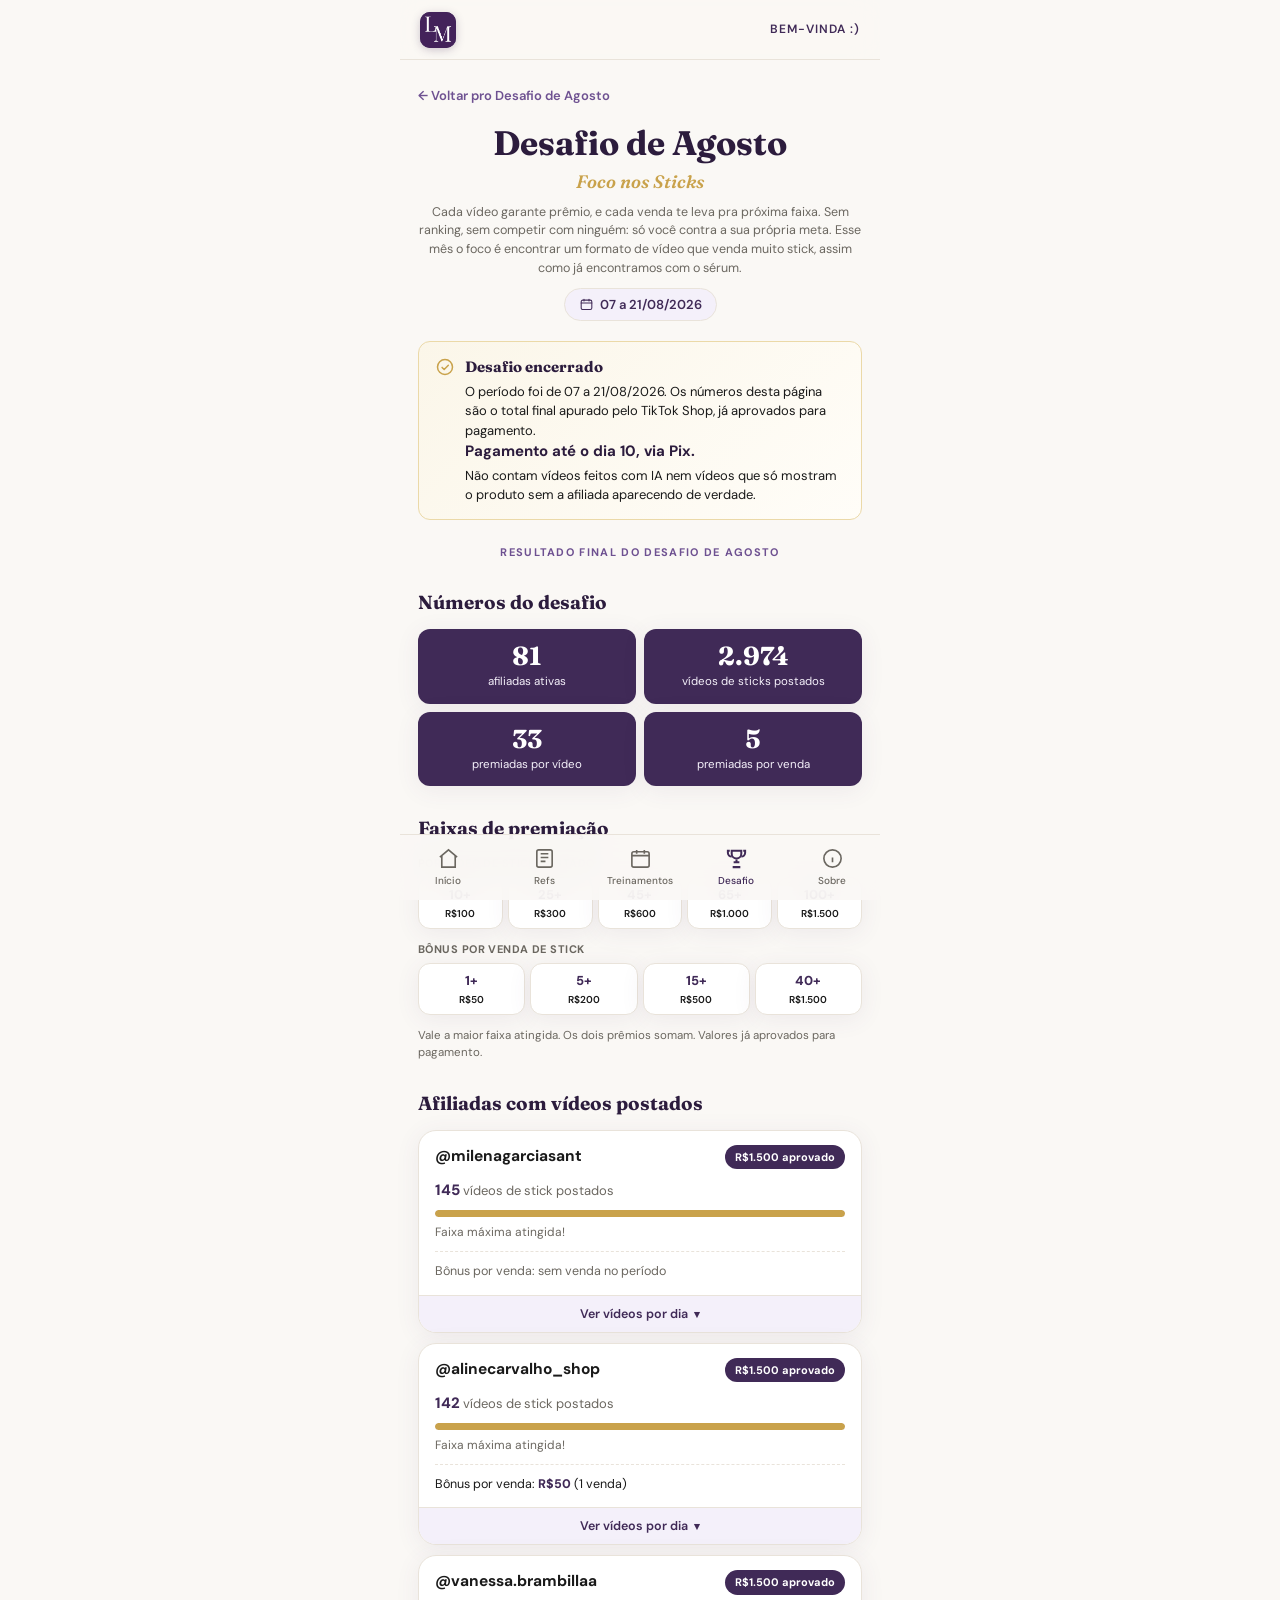
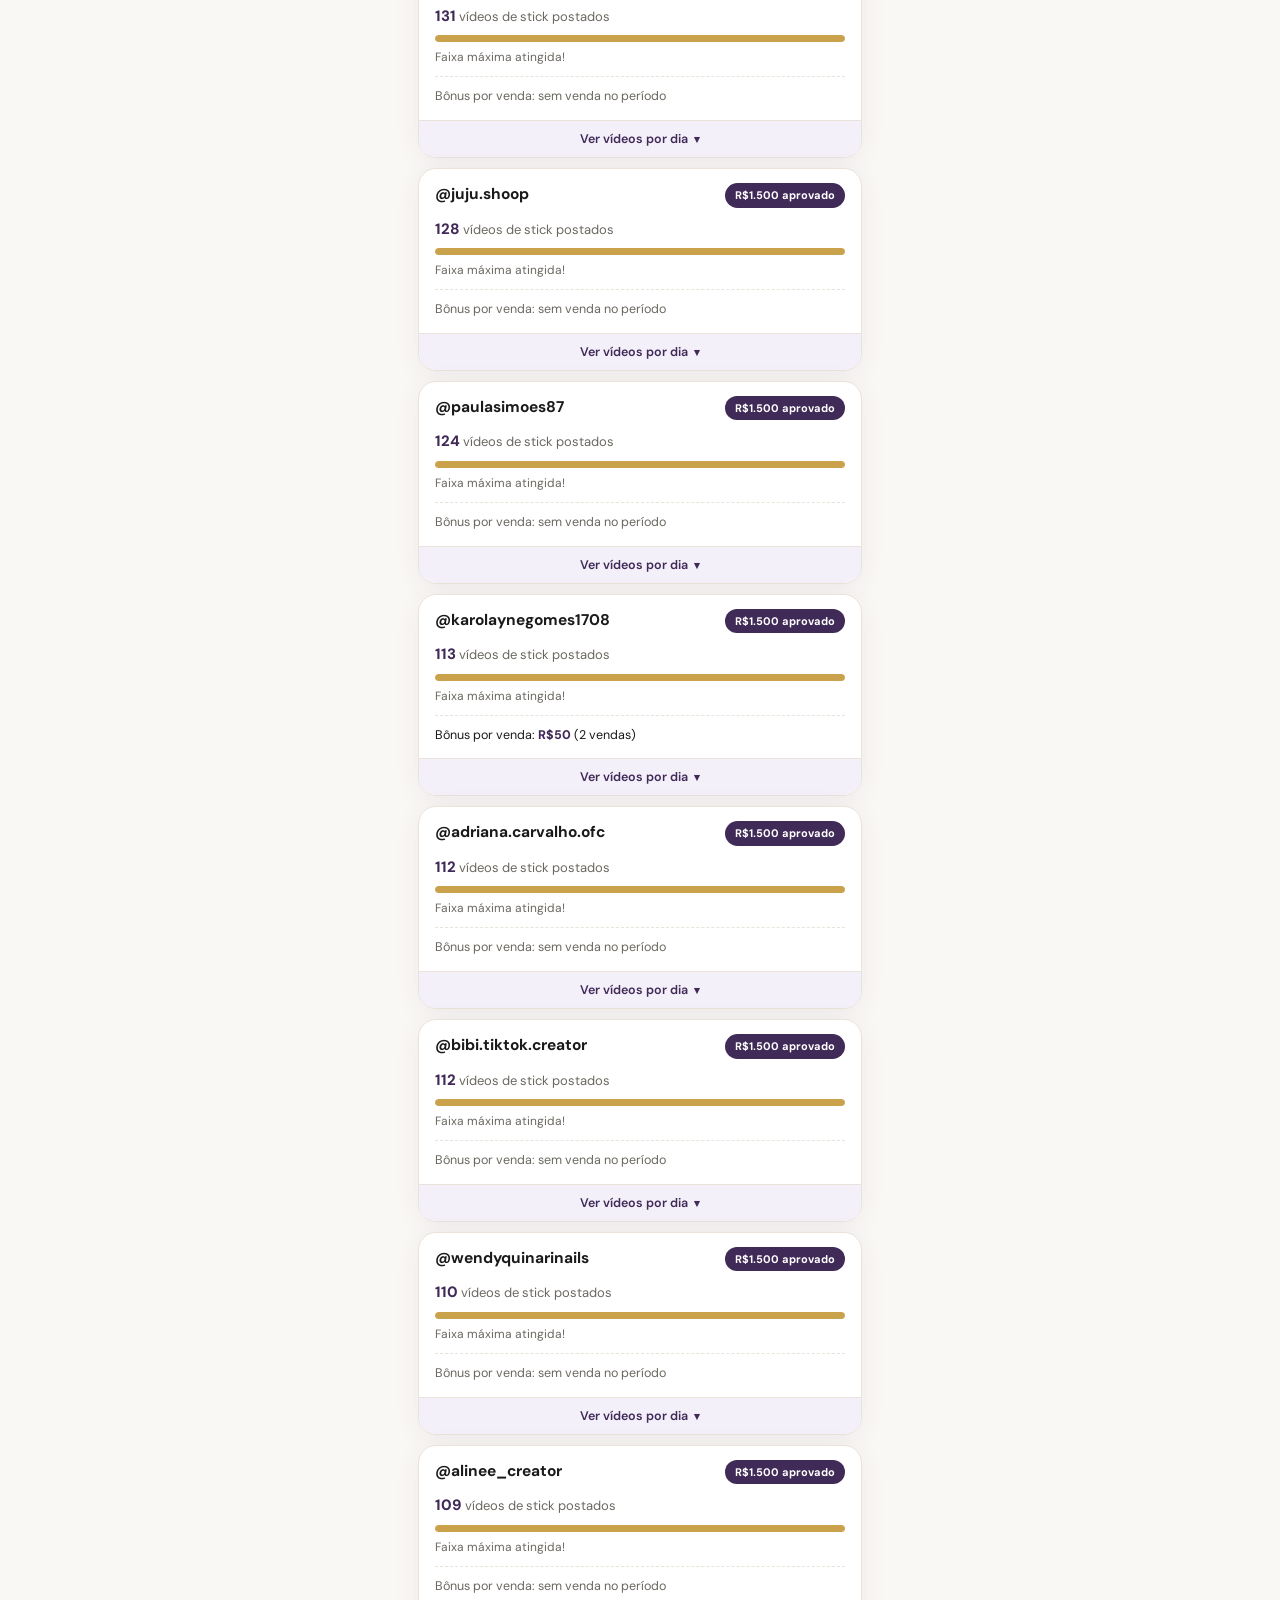
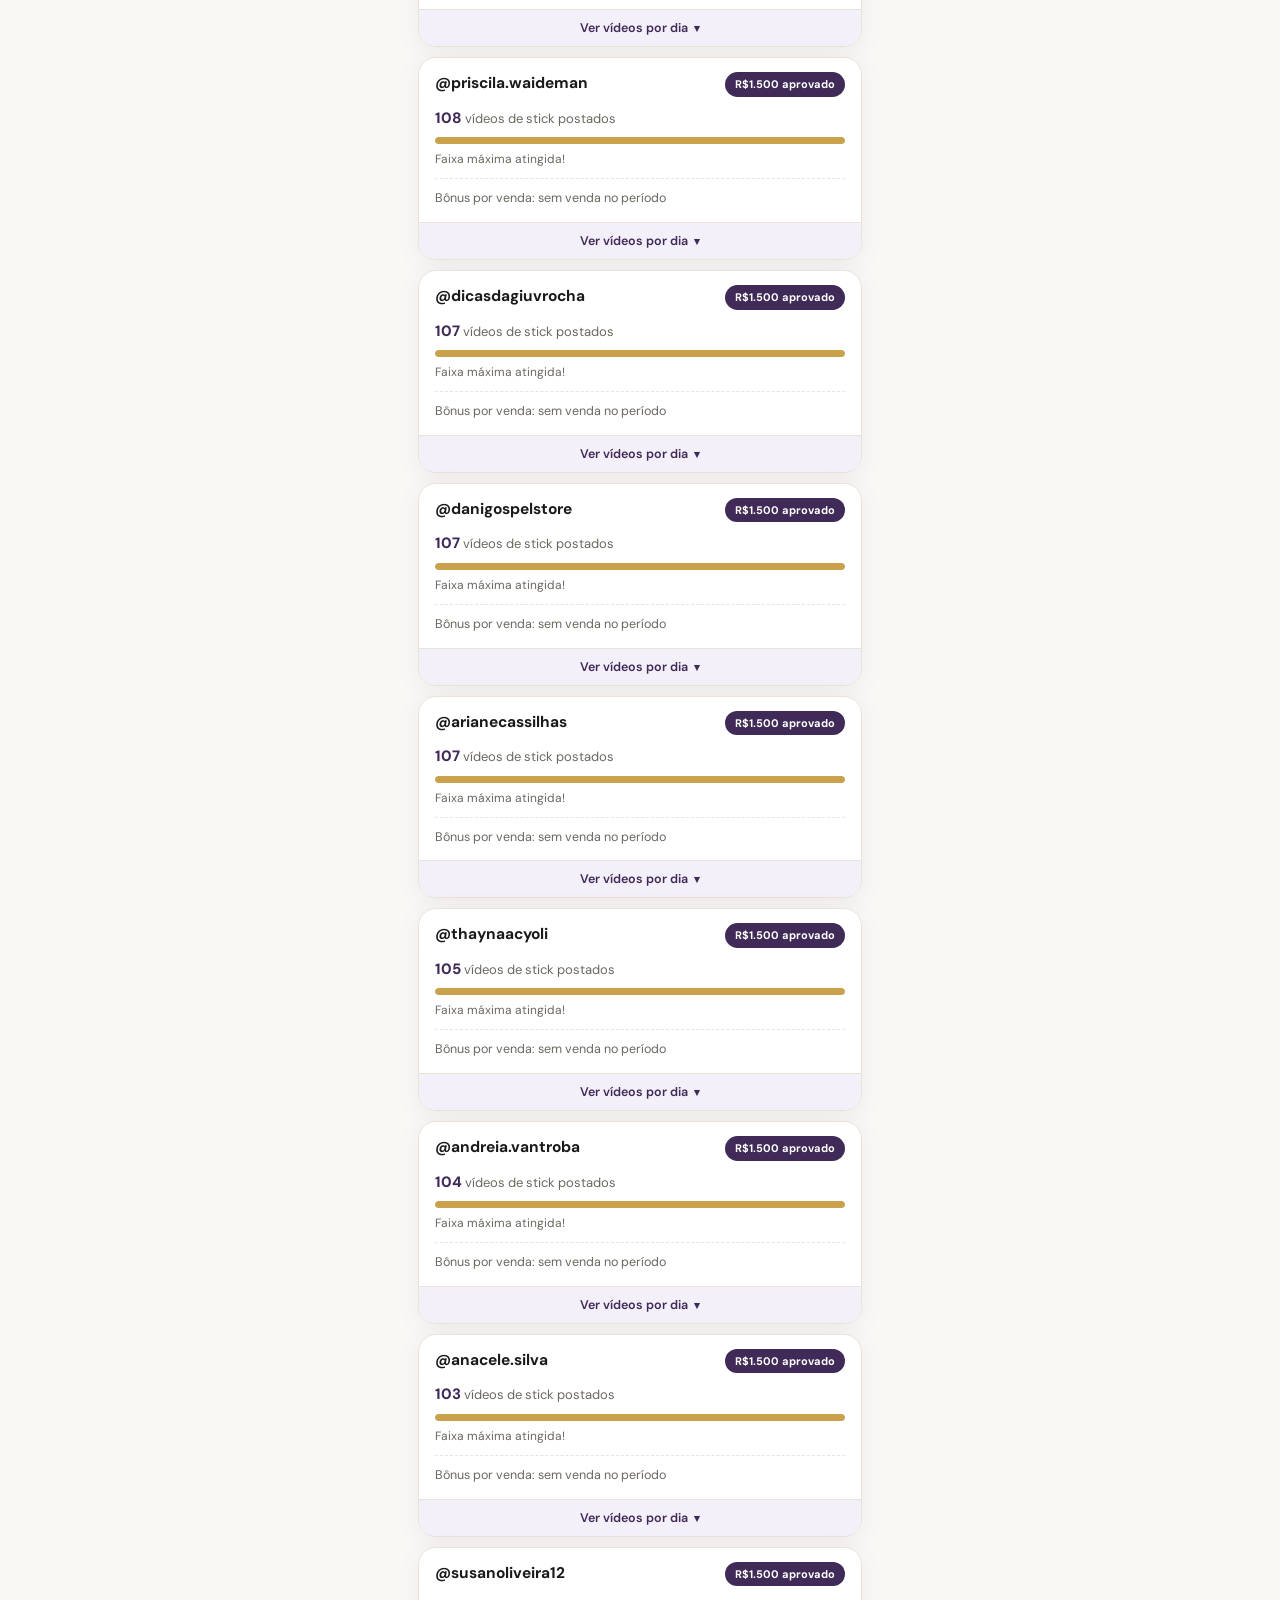
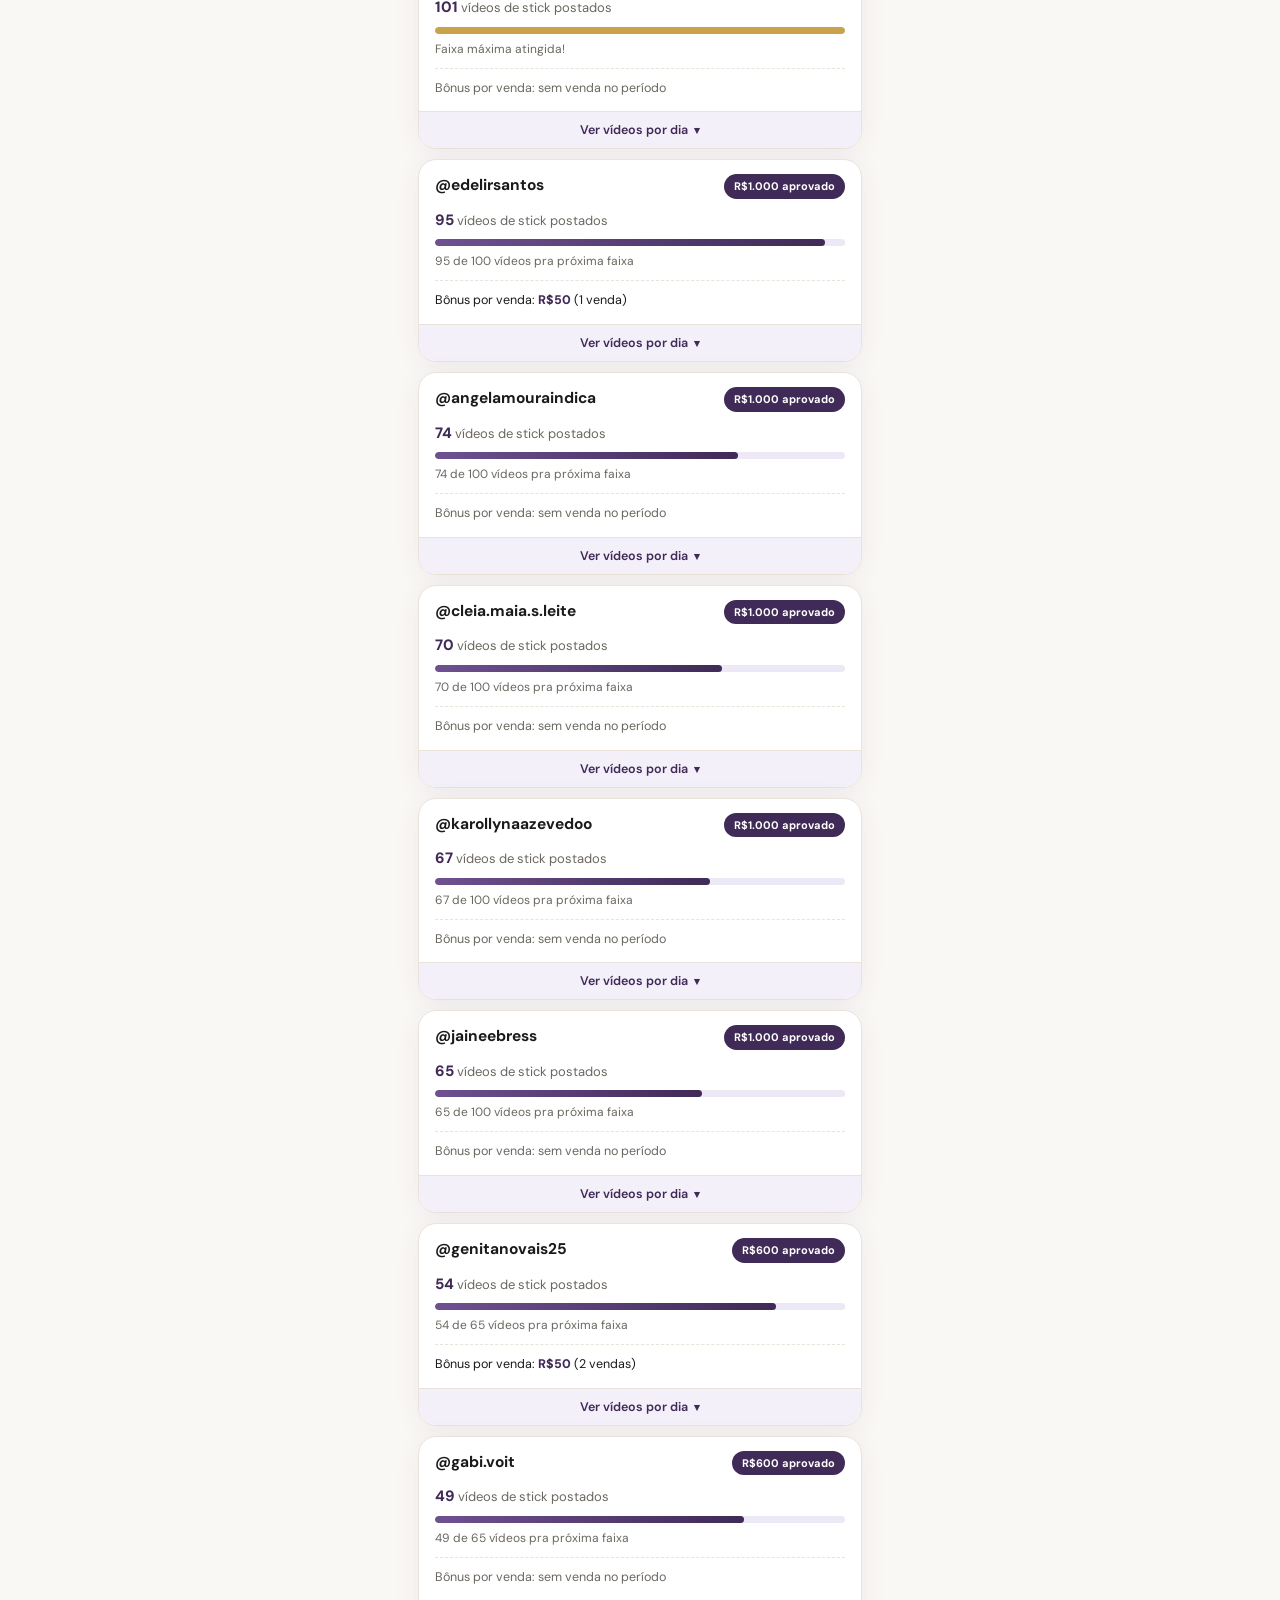
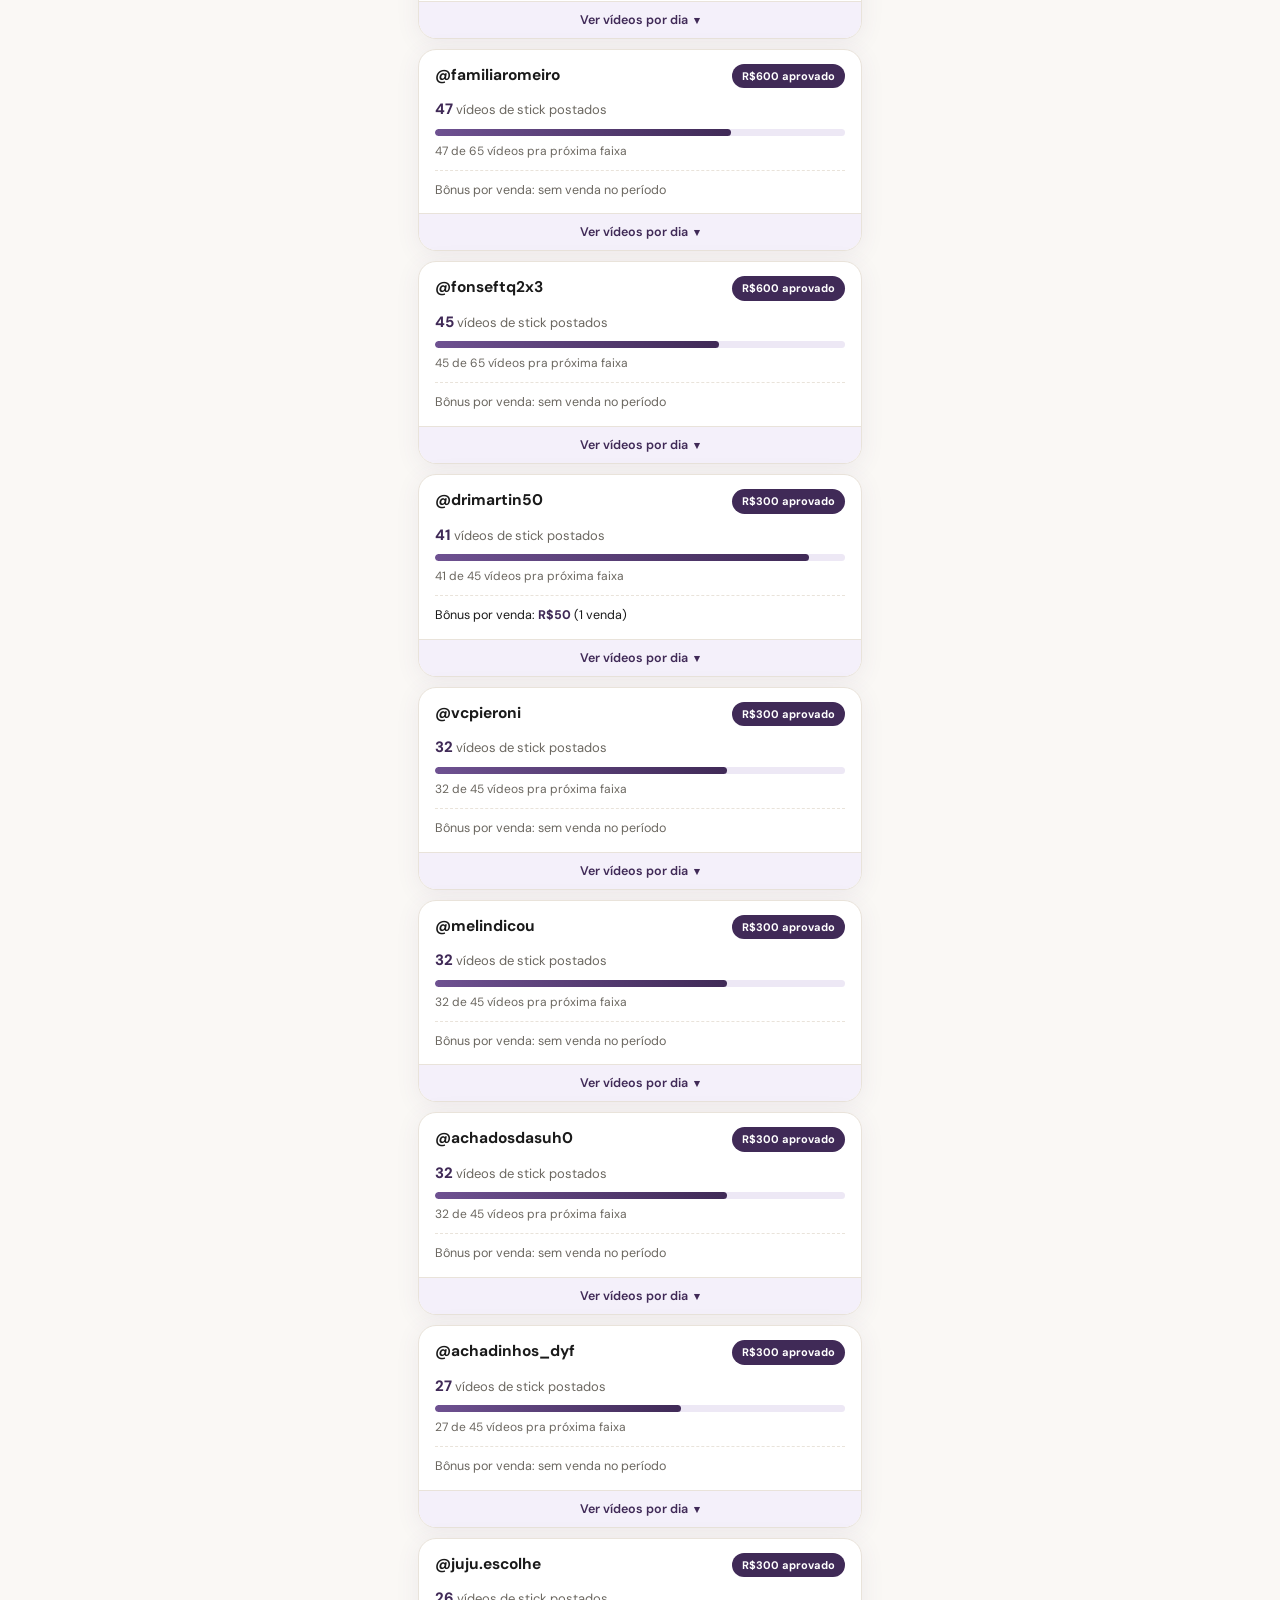
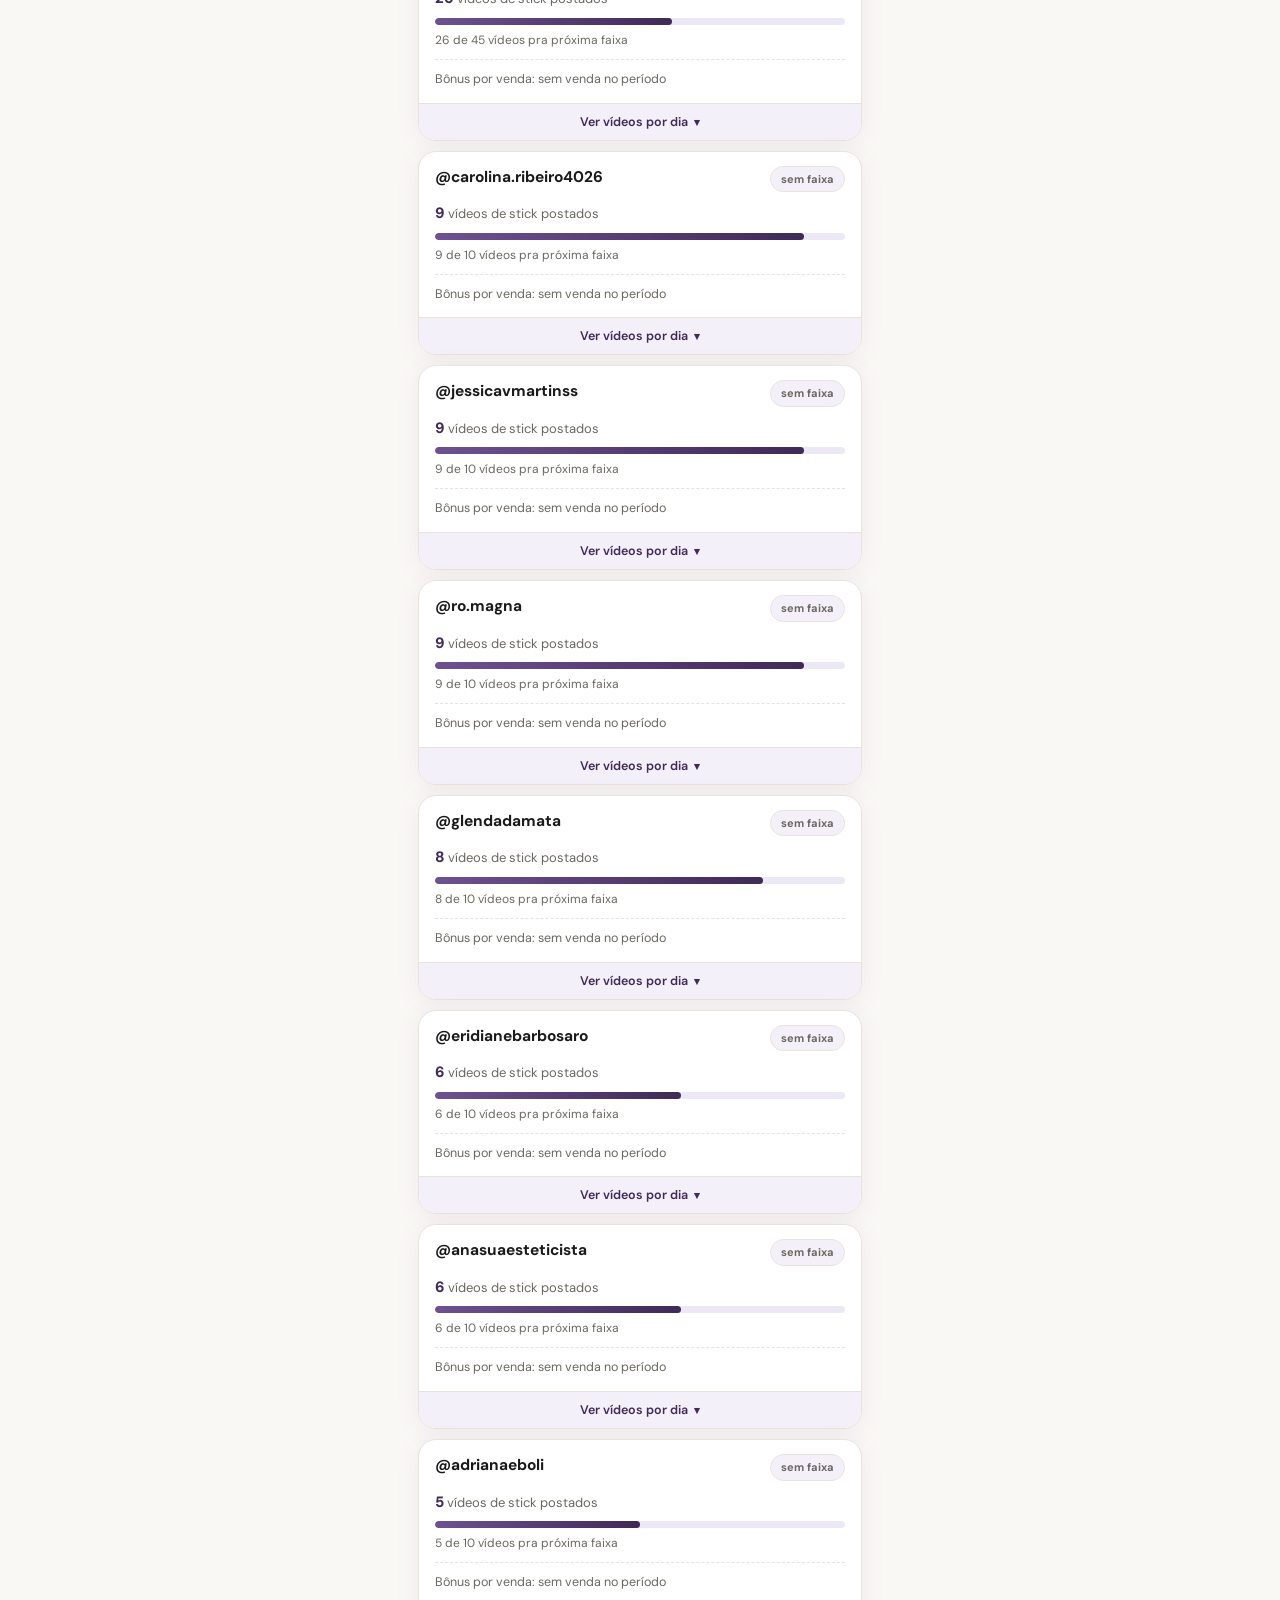
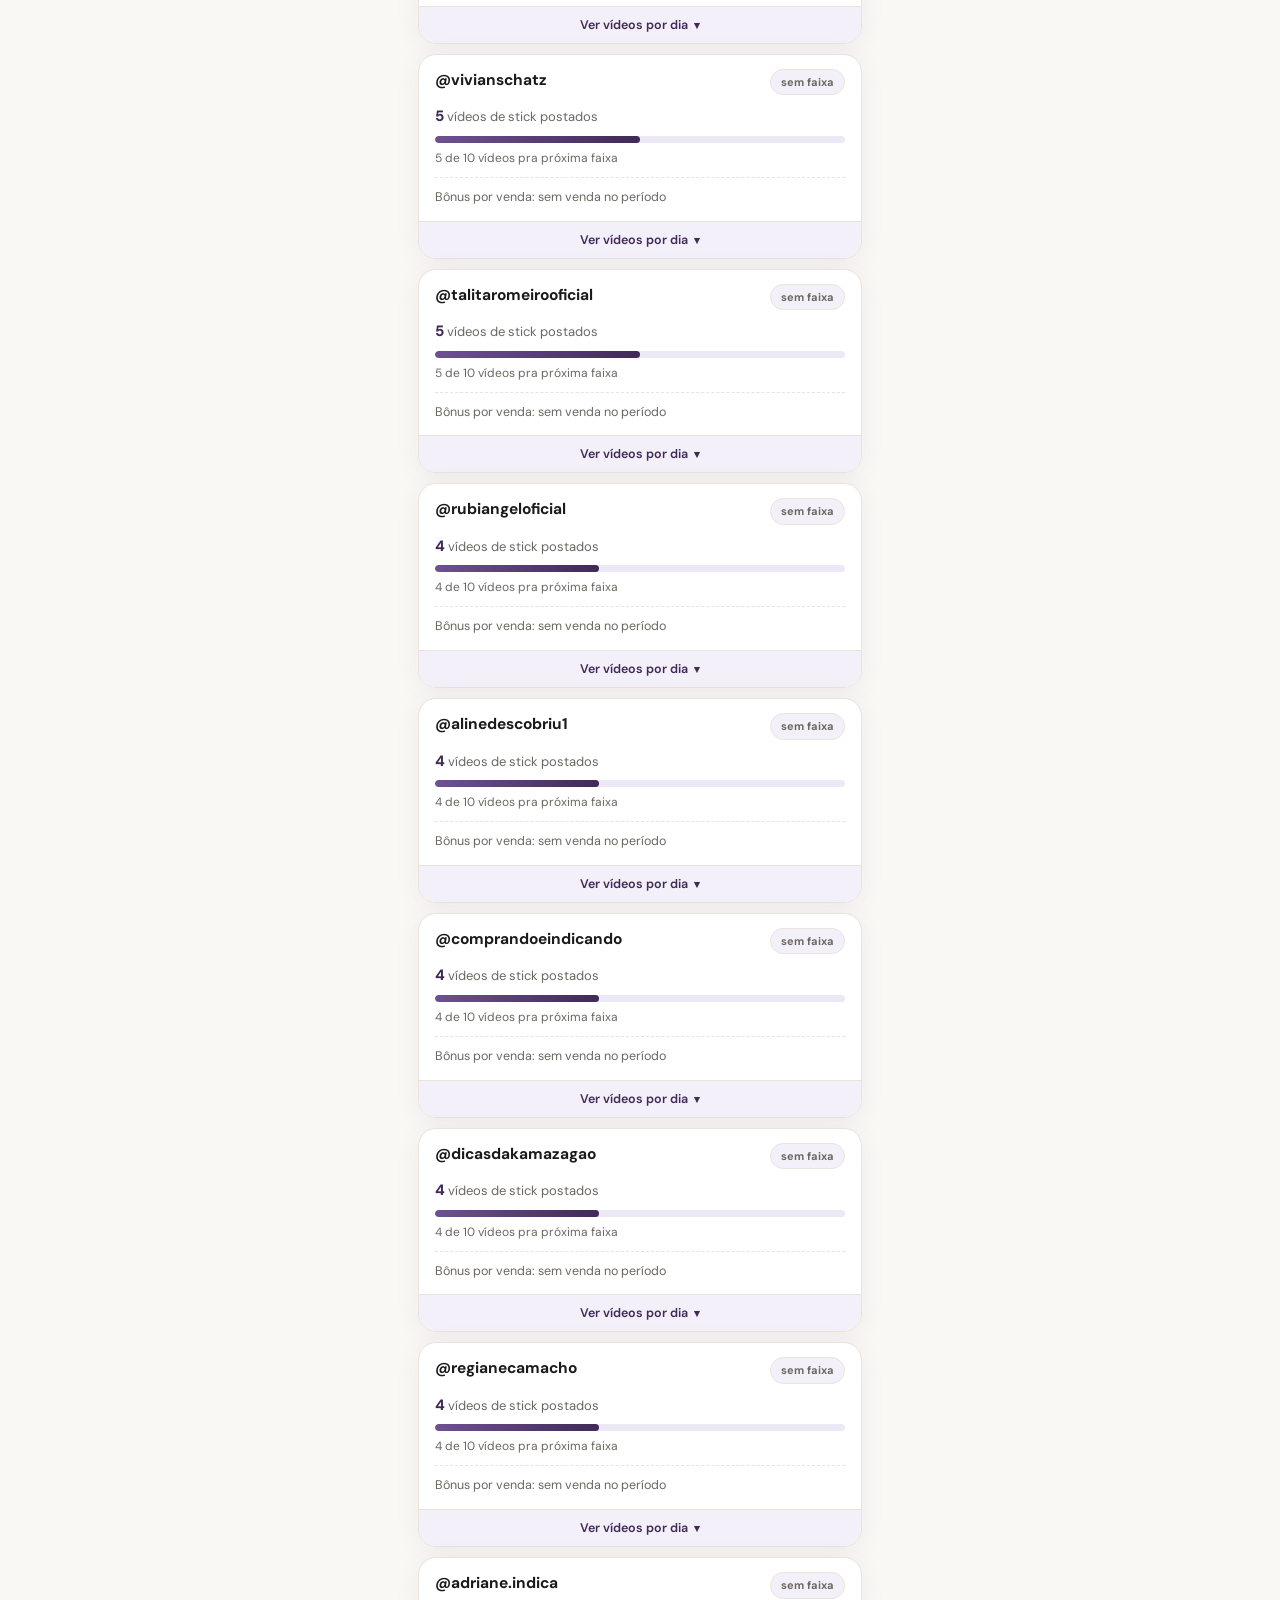
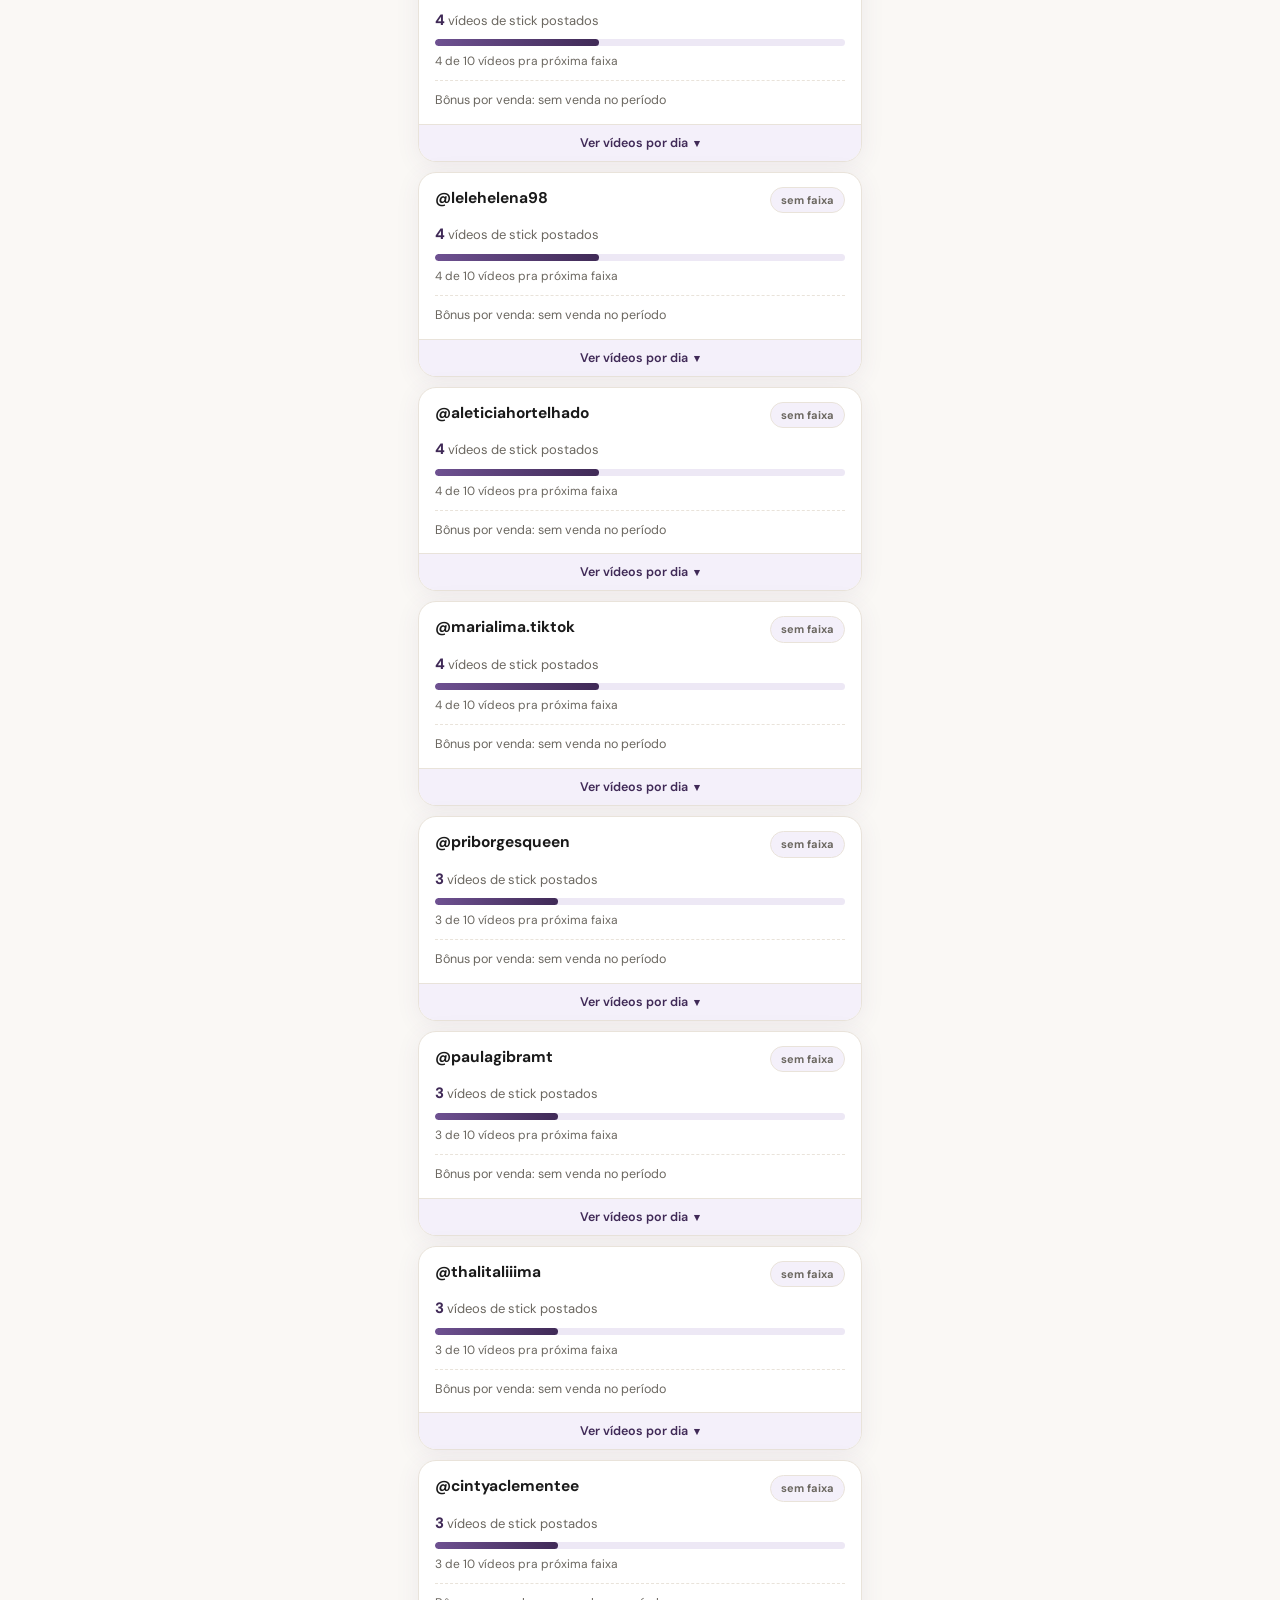
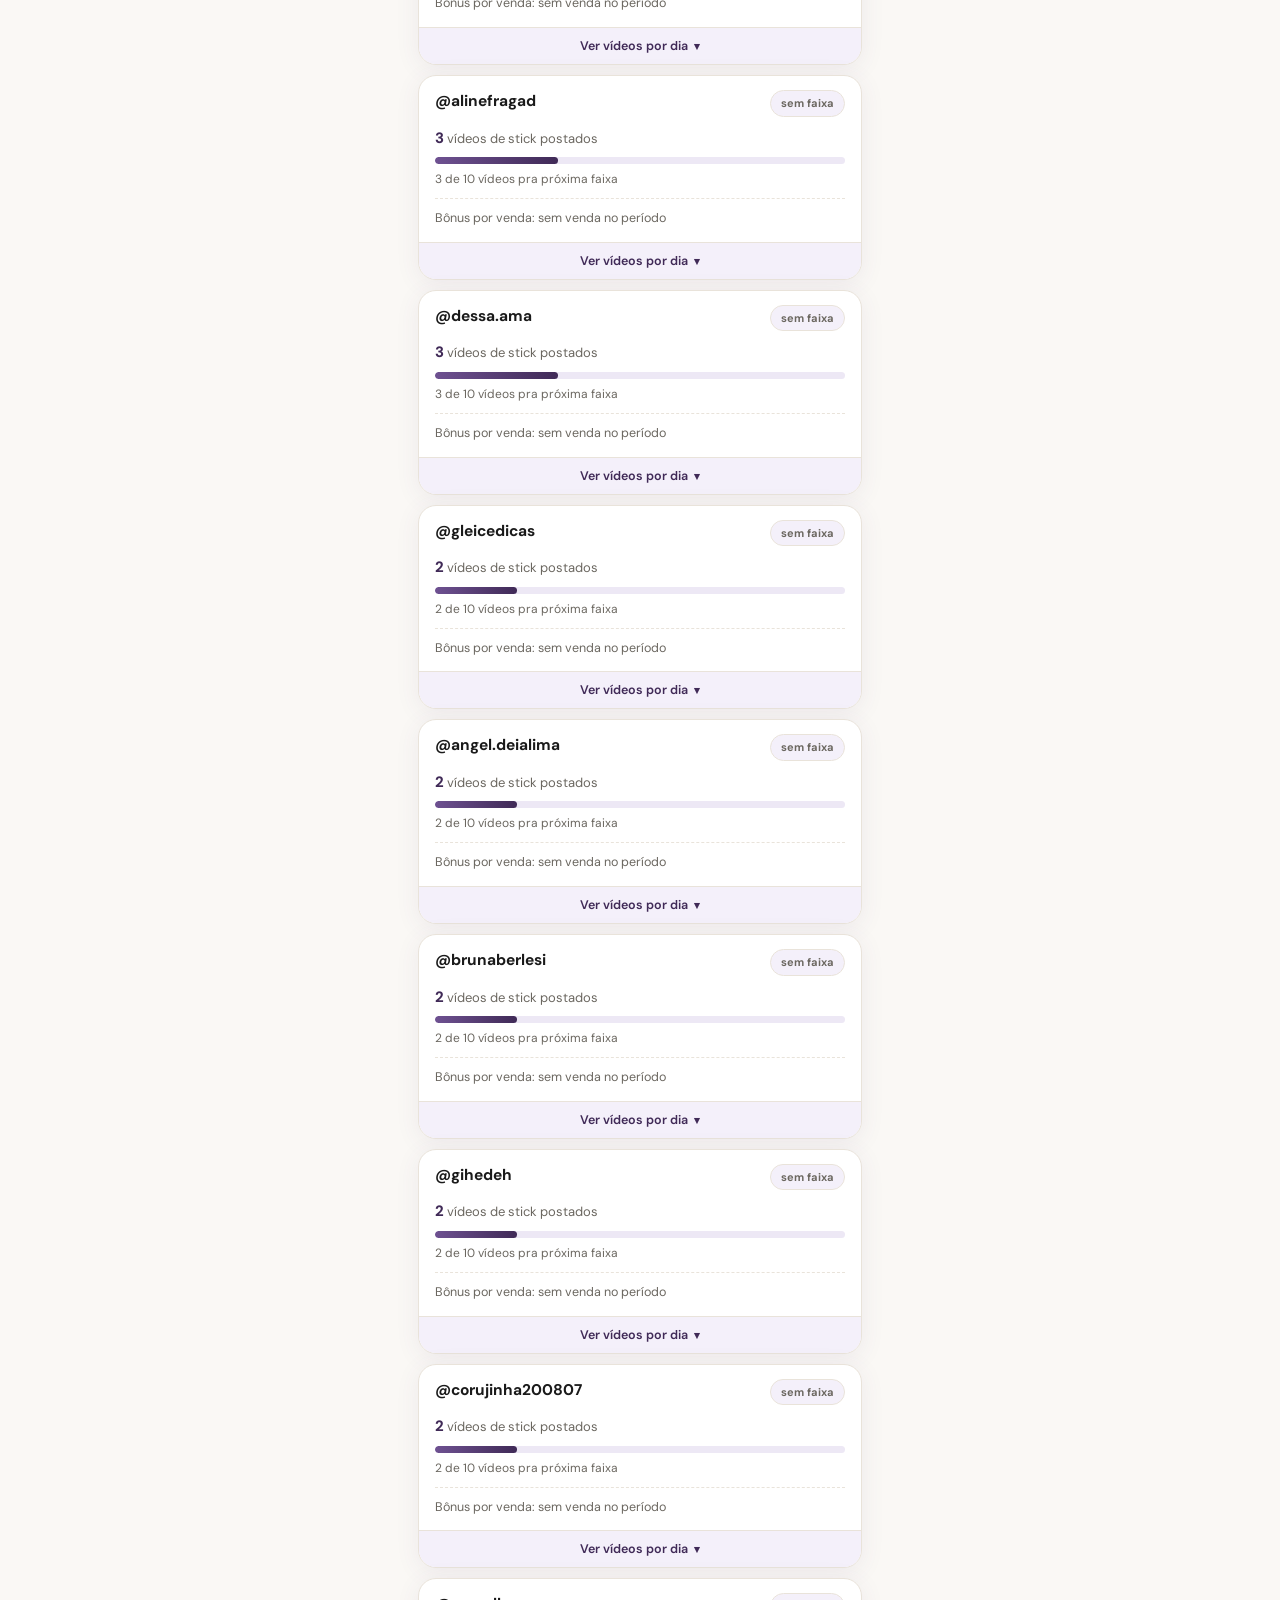
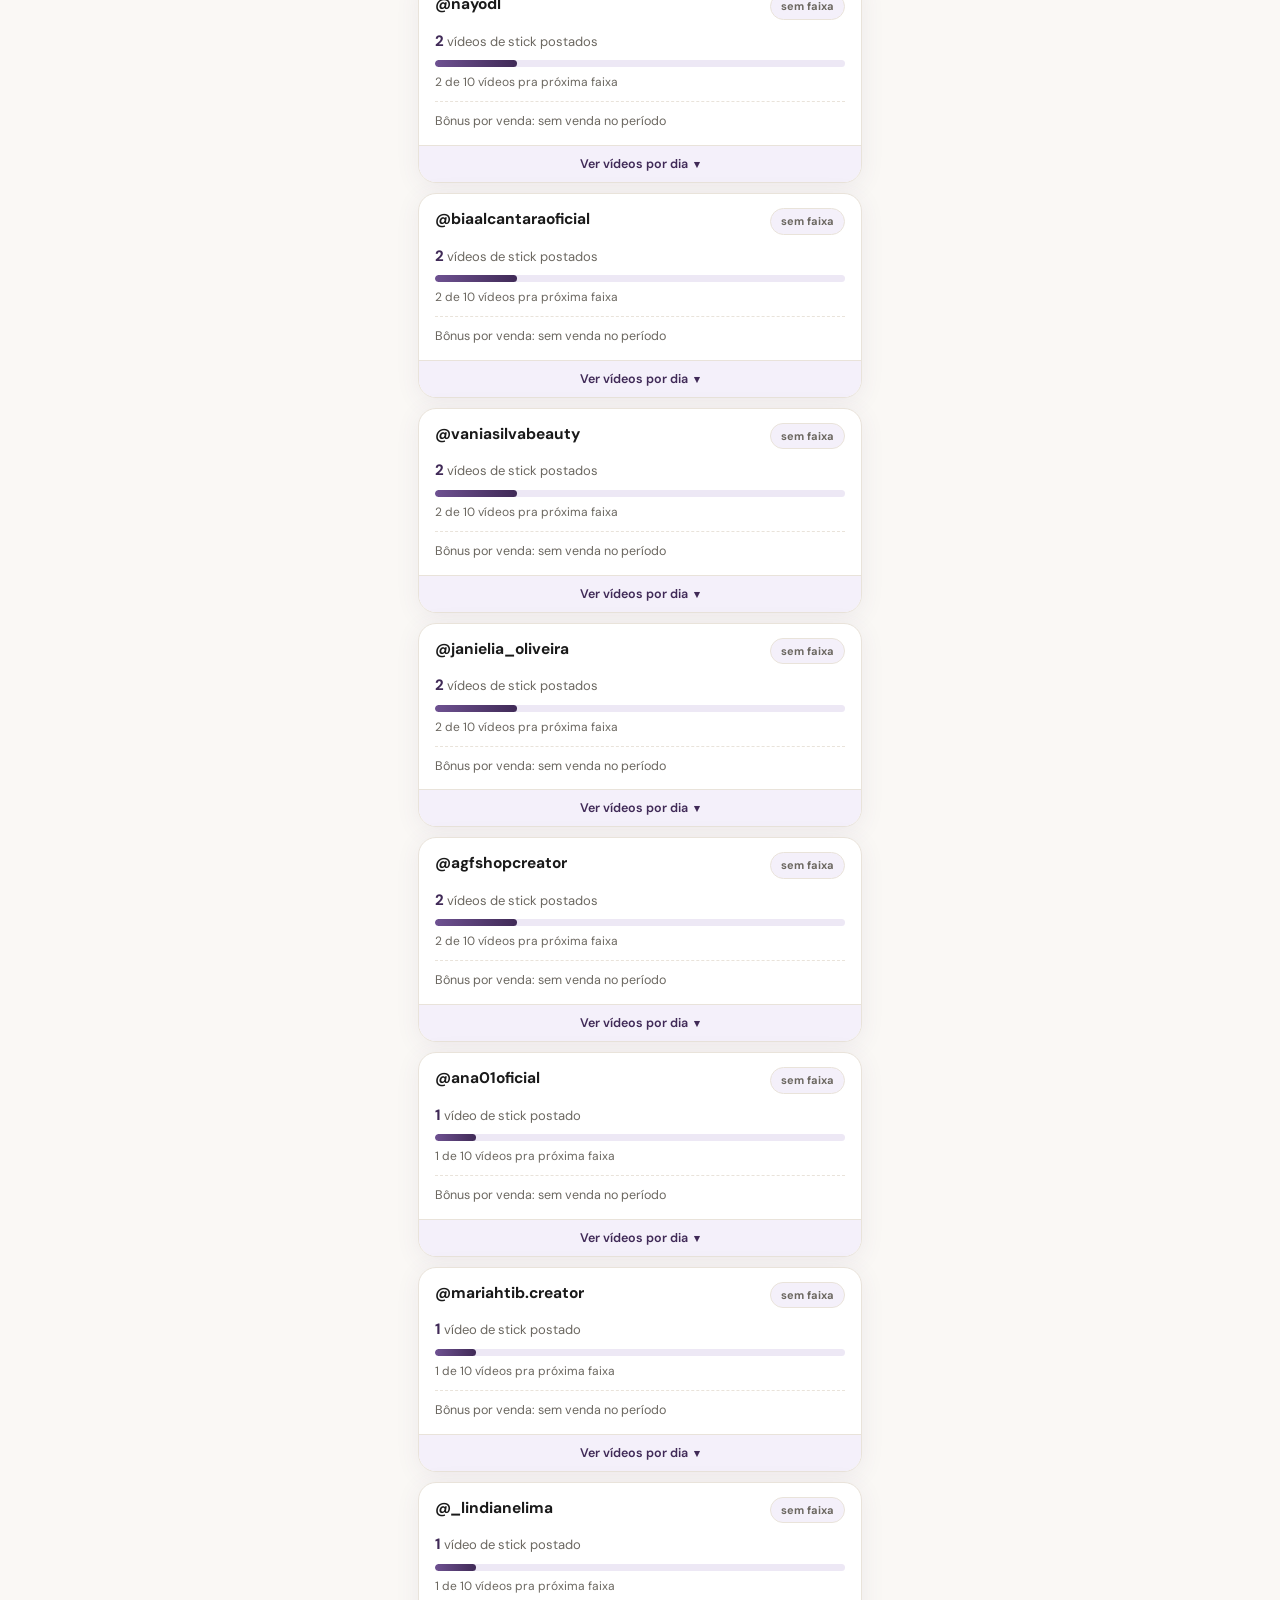
<file: resultado-agosto.html>
<!DOCTYPE html>
<html lang="pt-BR">
<head>
<meta charset="UTF-8">
<meta name="viewport" content="width=device-width, initial-scale=1.0">
<title>Resultado final — Desafio de Agosto | Le Moritz Afiliadas</title>
<meta name="description" content="Resultado final do Desafio de Agosto (Foco nos Sticks) — Le Moritz Afiliadas.">
<link rel="preconnect" href="https://fonts.googleapis.com">
<link rel="preconnect" href="https://fonts.gstatic.com" crossorigin>
<link href="https://fonts.googleapis.com/css2?family=Fraunces:ital,wght@0,400;0,500;0,600;0,700;1,500;1,600&family=DM+Sans:wght@400;500;600;700&display=swap" rel="stylesheet">
<style>
  :root {
    --creme:        #FAF8F5;
    --roxo:         #402A57;
    --roxo-escuro:  #2C1C3D;
    --roxo-claro:   #6E5191;
    --lilas:        #EDE8F5;
    --lilas-2:      #F4F0FA;
    --grafite:      #1A1A1A;
    --cinza-txt:    #6B6760;
    --borda:        #E9E3DA;
    --branco:       #FFFFFF;
    --ouro:         #C9A24B;

    --serif: "Fraunces", Georgia, serif;
    --sans:  "DM Sans", -apple-system, BlinkMacSystemFont, "Segoe UI", sans-serif;

    --max:       480px;
    --radius:    18px;
    --radius-sm: 12px;
    --shadow:    0 4px 24px rgba(84, 58, 120, .08);
    --header-h:  60px;
    --nav-h:     66px;
  }

  * { box-sizing: border-box; margin: 0; padding: 0; }

  body {
    background: var(--creme);
    color: var(--grafite);
    font-family: var(--sans);
    font-size: 15px;
    line-height: 1.5;
    -webkit-font-smoothing: antialiased;
  }

  /* ---------- Header fixo (igual ao resto do portal) ---------- */
  .header {
    position: sticky;
    top: 0;
    z-index: 50;
    height: var(--header-h);
    max-width: var(--max);
    margin: 0 auto;
    display: flex;
    align-items: center;
    justify-content: space-between;
    padding: 0 20px;
    background: rgba(250, 248, 245, .82);
    backdrop-filter: saturate(180%) blur(14px);
    -webkit-backdrop-filter: saturate(180%) blur(14px);
    border-bottom: 1px solid var(--borda);
  }
  .brand { display: flex; align-items: center; }
  .brand-mark {
    position: relative; width: 36px; height: 36px; border-radius: 10px;
    background: var(--roxo); overflow: hidden; display: grid; place-items: center;
    box-shadow: 0 2px 8px rgba(64,42,87,.25);
  }
  .brand-mark .mono {
    font-family: var(--serif); color: #fff; font-size: 18px; font-weight: 600; letter-spacing: .01em;
  }
  .brand-mark img { position: absolute; inset: 0; width: 100%; height: 100%; object-fit: cover; }
  .header .greeting {
    font-size: 12px; font-weight: 600; letter-spacing: .08em; text-transform: uppercase;
    color: var(--roxo); max-width: 55%; text-align: right; line-height: 1.25;
  }

  /* ---------- Bottom navigation fixo (igual ao resto do portal) ---------- */
  .bottom-nav {
    position: fixed; bottom: 0; left: 50%; transform: translateX(-50%);
    width: 100%; max-width: var(--max); height: var(--nav-h); z-index: 60;
    background: rgba(250,248,245,.9);
    backdrop-filter: saturate(180%) blur(16px); -webkit-backdrop-filter: saturate(180%) blur(16px);
    border-top: 1px solid var(--borda);
    display: flex; align-items: center; justify-content: space-around;
    padding-bottom: env(safe-area-inset-bottom);
  }
  .nav-btn {
    display: flex; flex-direction: column; align-items: center; gap: 3px;
    font-size: 10px; font-weight: 500; color: var(--cinza-txt);
    flex: 1; padding: 8px 0; transition: color .15s; text-decoration: none;
  }
  .nav-btn svg { width: 23px; height: 23px; stroke-width: 1.7; }
  .nav-btn.active { color: var(--roxo); }
  .nav-btn.active svg { stroke-width: 2.1; }

  .wrap {
    max-width: var(--max);
    margin: 0 auto;
    padding: 24px 18px calc(var(--nav-h) + 28px);
  }

  a { color: var(--roxo); }

  .back-link {
    display: inline-flex;
    align-items: center;
    gap: 4px;
    font-size: 13px;
    font-weight: 600;
    color: var(--roxo-claro);
    text-decoration: none;
    margin-bottom: 18px;
  }
  .back-link:hover { color: var(--roxo); }

  /* ---------- Cabeçalho ---------- */
  header.hero {
    text-align: center;
    margin-bottom: 20px;
  }
  .eyebrow {
    font-family: var(--sans);
    font-size: 11px;
    font-weight: 700;
    letter-spacing: .12em;
    text-transform: uppercase;
    color: var(--roxo-claro);
    margin-bottom: 8px;
  }
  h1.title {
    font-family: var(--serif);
    font-weight: 700;
    font-size: 34px;
    line-height: 1.12;
    color: var(--roxo-escuro);
    margin-bottom: 6px;
  }
  .subtitle {
    font-family: var(--serif);
    font-style: italic;
    font-weight: 600;
    font-size: 18px;
    color: var(--ouro);
    margin-bottom: 8px;
  }
  .tagline {
    font-size: 12.5px;
    color: var(--cinza-txt);
    margin-bottom: 10px;
  }
  .period {
    display: inline-flex;
    align-items: center;
    gap: 6px;
    font-size: 13px;
    font-weight: 600;
    color: var(--roxo);
    background: var(--lilas-2);
    border: 1px solid var(--borda);
    border-radius: 999px;
    padding: 6px 14px;
  }
  .period svg { width: 15px; height: 15px; flex-shrink: 0; }

  /* ---------- Aviso de desafio encerrado ---------- */
  .closed-banner {
    background: linear-gradient(135deg, #FBF6E9, #FFFDF8);
    border: 1px solid #EBD9A8;
    border-radius: var(--radius-sm);
    padding: 14px 16px;
    margin: 20px 0 0;
    display: flex;
    gap: 10px;
    align-items: flex-start;
  }
  .closed-banner .ic {
    flex-shrink: 0;
    width: 20px; height: 20px;
    margin-top: 1px;
    color: var(--ouro);
  }
  .closed-banner b {
    display: block;
    font-family: var(--serif);
    font-size: 15px;
    color: var(--roxo-escuro);
    margin-bottom: 3px;
  }
  .closed-banner p {
    font-size: 13px;
    line-height: 1.5;
    color: var(--grafite);
  }

  /* ---------- Seções ---------- */
  section { margin: 28px 0; }
  h2.section-title {
    font-family: var(--serif);
    font-size: 19px;
    color: var(--roxo-escuro);
    margin-bottom: 12px;
  }

  /* ---------- Faixas de premiação ---------- */
  .tier-group { margin-bottom: 12px; }
  .tier-group-label {
    font-size: 11px;
    font-weight: 700;
    letter-spacing: .04em;
    text-transform: uppercase;
    color: var(--cinza-txt);
    margin-bottom: 6px;
  }
  .tier-cards {
    display: grid;
    grid-template-columns: repeat(5, 1fr);
    gap: 5px;
  }
  .tier-cards.tier-cards-4 { grid-template-columns: repeat(4, 1fr); }
  .tier-card {
    min-width: 0;
    background: var(--branco);
    border: 1px solid var(--borda);
    border-radius: var(--radius-sm);
    box-shadow: var(--shadow);
    text-align: center;
    padding: 7px 3px;
  }
  .tier-card .tc-n {
    font-family: var(--sans);
    font-weight: 800;
    font-size: 13px;
    color: var(--roxo);
    white-space: nowrap;
  }
  .tier-card .tc-v {
    font-size: 10px;
    font-weight: 600;
    color: var(--grafite);
    margin-top: 1px;
    white-space: nowrap;
  }
  .tier-note {
    font-size: 11.5px;
    color: var(--cinza-txt);
    line-height: 1.5;
    margin-top: 4px;
  }

  /* ---------- KPIs ---------- */
  .kpi-row {
    display: grid;
    grid-template-columns: repeat(2, 1fr);
    gap: 8px;
  }
  .kpi-card {
    background: var(--roxo);
    border-radius: var(--radius-sm);
    box-shadow: var(--shadow);
    padding: 14px 8px;
    text-align: center;
  }
  .kpi-card .kv {
    font-family: var(--serif);
    font-weight: 700;
    font-size: 26px;
    color: var(--branco);
    line-height: 1;
  }
  .kpi-card .kl {
    font-size: 11.5px;
    color: var(--lilas-2);
    margin-top: 6px;
    line-height: 1.3;
  }

  /* ---------- Lista de afiliadas ---------- */
  .aff-list { display: flex; flex-direction: column; gap: 10px; }

  .aff-card {
    background: var(--branco);
    border: 1px solid var(--borda);
    border-radius: var(--radius);
    box-shadow: var(--shadow);
    overflow: hidden;
  }

  .aff-main {
    padding: 14px 16px;
  }

  .aff-top {
    display: flex;
    justify-content: space-between;
    align-items: flex-start;
    gap: 8px;
    margin-bottom: 10px;
  }

  .aff-handle {
    font-family: var(--sans);
    font-weight: 700;
    font-size: 15.5px;
    color: var(--grafite);
  }

  .aff-badge {
    flex-shrink: 0;
    font-size: 11px;
    font-weight: 700;
    padding: 4px 10px;
    border-radius: 999px;
    white-space: nowrap;
  }
  .aff-badge.has-tier {
    background: var(--roxo);
    color: var(--branco);
  }
  .aff-badge.no-tier {
    background: var(--lilas-2);
    color: var(--cinza-txt);
    border: 1px solid var(--borda);
  }

  .aff-count {
    font-size: 13px;
    color: var(--cinza-txt);
    margin-bottom: 8px;
  }
  .aff-count b { color: var(--roxo); font-family: var(--sans); font-weight: 800; font-size: 15px; }

  .progress-track {
    height: 7px;
    background: var(--lilas);
    border-radius: 999px;
    overflow: hidden;
    margin-bottom: 6px;
  }
  .progress-fill {
    height: 100%;
    background: linear-gradient(90deg, var(--roxo-claro), var(--roxo));
    border-radius: 999px;
    transition: width .4s ease;
  }
  .progress-fill.maxed { background: var(--ouro); }

  .progress-label {
    font-size: 12px;
    color: var(--cinza-txt);
  }

  .aff-sale {
    margin-top: 10px;
    padding-top: 10px;
    border-top: 1px dashed var(--borda);
    font-size: 12.5px;
    color: var(--cinza-txt);
  }
  .aff-sale.has-sale { color: var(--grafite); }
  .aff-sale .amt {
    font-family: var(--sans);
    font-weight: 800;
    color: var(--roxo);
  }

  .aff-toggle {
    display: flex;
    align-items: center;
    justify-content: center;
    gap: 6px;
    width: 100%;
    background: var(--lilas-2);
    border: none;
    border-top: 1px solid var(--borda);
    padding: 10px;
    font-family: var(--sans);
    font-size: 12.5px;
    font-weight: 600;
    color: var(--roxo);
    cursor: pointer;
  }
  .aff-toggle:hover { background: var(--lilas); }
  .aff-toggle .arrow {
    display: inline-flex;
    transition: transform .25s ease;
    font-size: 11px;
  }
  .aff-card.open .aff-toggle .arrow { transform: rotate(180deg); }

  .aff-days {
    max-height: 0;
    overflow: hidden;
    transition: max-height .3s ease;
    background: var(--lilas-2);
  }
  .aff-card.open .aff-days { max-height: 900px; }

  .aff-days-inner {
    padding: 12px 16px 16px;
    display: flex;
    flex-direction: column;
    gap: 6px;
  }
  .day-row {
    display: flex;
    justify-content: space-between;
    font-size: 13px;
    color: var(--grafite);
    padding: 6px 10px;
    background: var(--branco);
    border-radius: 8px;
    border: 1px solid var(--borda);
  }
  .day-row .dd { color: var(--cinza-txt); }
  .day-row b { font-family: var(--sans); font-weight: 700; color: var(--roxo); }

  .empty-state {
    text-align: center;
    color: var(--cinza-txt);
    font-size: 13px;
    padding: 24px 0;
  }

  footer.foot {
    margin-top: 36px;
    text-align: center;
    font-size: 12px;
    color: var(--cinza-txt);
  }
</style>
</head>
<body>

<!-- ===== HEADER FIXO (igual ao resto do portal) ===== -->
<header class="header">
  <a class="brand" href="index.html" aria-label="Le Moritz Afiliadas">
    <span class="brand-mark"><span class="mono">LM</span><img src="assets/lm-symbol.png" alt="" onerror="this.remove()"></span>
  </a>
  <div class="greeting">BEM-VINDA :)</div>
</header>

<div class="wrap">

  <a class="back-link" href="index.html#desafio">&larr; Voltar pro Desafio de Agosto</a>

  <!-- ============================================================
       1. CABEÇALHO
       ============================================================ -->
  <header class="hero">
    <h1 class="title">Desafio de Agosto</h1>
    <p class="subtitle">Foco nos Sticks</p>
    <p class="tagline">Cada vídeo garante prêmio, e cada venda te leva pra próxima faixa. Sem ranking, sem competir com ninguém: só você contra a sua própria meta. Esse mês o foco é encontrar um formato de vídeo que venda muito stick, assim como já encontramos com o sérum.</p>
    <span class="period">
      <svg viewBox="0 0 24 24" fill="none" stroke="currentColor" stroke-width="1.7" stroke-linecap="round" stroke-linejoin="round"><rect x="3.5" y="5" width="17" height="15" rx="2.5"/><path d="M3.5 9.5h17M8 3.5v3M16 3.5v3"/></svg>
      07 a 21/08/2026
    </span>
  </header>

  <!-- ============================================================
       AVISO DE DESAFIO ENCERRADO
       ============================================================ -->
  <div class="closed-banner">
    <svg class="ic" viewBox="0 0 24 24" fill="none" stroke="currentColor" stroke-width="1.8" stroke-linecap="round" stroke-linejoin="round"><circle cx="12" cy="12" r="9"/><path d="m8.5 12.5 2.5 2.5 5-5"/></svg>
    <div>
      <b>Desafio encerrado</b>
      <p>O período foi de 07 a 21/08/2026. Os números desta página são o total final apurado pelo TikTok Shop, já aprovados para pagamento. <b style="font-family:var(--sans);">Pagamento até o dia 10, via Pix.</b> Não contam vídeos feitos com IA nem vídeos que só mostram o produto sem a afiliada aparecendo de verdade.</p>
    </div>
  </div>

  <!-- ============================================================
       3. KPIs GERAIS (resultado final)
       ============================================================ -->
  <p class="eyebrow" style="text-align:center;margin-top:24px;">RESULTADO FINAL do Desafio de Agosto</p>
  <section>
    <h2 class="section-title">Números do desafio</h2>
    <div class="kpi-row" id="kpiRow"></div>
  </section>

  <!-- ============================================================
       4. RESUMO DO DESAFIO — FAIXAS DE PREMIAÇÃO
       ============================================================ -->
  <section>
    <h2 class="section-title">Faixas de premiação</h2>

    <div class="tier-group">
      <p class="tier-group-label">Por vídeo de stick postado</p>
      <div class="tier-cards">
        <div class="tier-card"><div class="tc-n">10+</div><div class="tc-v">R$100</div></div>
        <div class="tier-card"><div class="tc-n">25+</div><div class="tc-v">R$300</div></div>
        <div class="tier-card"><div class="tc-n">45+</div><div class="tc-v">R$600</div></div>
        <div class="tier-card"><div class="tc-n">65+</div><div class="tc-v">R$1.000</div></div>
        <div class="tier-card"><div class="tc-n">100+</div><div class="tc-v">R$1.500</div></div>
      </div>
    </div>

    <div class="tier-group">
      <p class="tier-group-label">Bônus por venda de stick</p>
      <div class="tier-cards tier-cards-4">
        <div class="tier-card"><div class="tc-n">1+</div><div class="tc-v">R$50</div></div>
        <div class="tier-card"><div class="tc-n">5+</div><div class="tc-v">R$200</div></div>
        <div class="tier-card"><div class="tc-n">15+</div><div class="tc-v">R$500</div></div>
        <div class="tier-card"><div class="tc-n">40+</div><div class="tc-v">R$1.500</div></div>
      </div>
    </div>

    <p class="tier-note">Vale a maior faixa atingida. Os dois prêmios somam. Valores já aprovados para pagamento.</p>
  </section>

  <!-- ============================================================
       5. LISTA DE AFILIADAS
       ============================================================ -->
  <section>
    <h2 class="section-title">Afiliadas com vídeos postados</h2>
    <div class="aff-list" id="affList"></div>
  </section>

  <footer class="foot">Le Moritz Afiliadas &middot; Resultado final, desafio encerrado</footer>

</div>

<!-- ===== BOTTOM NAVIGATION (igual ao resto do portal) ===== -->
<nav class="bottom-nav">
  <a class="nav-btn" href="index.html#home">
    <svg viewBox="0 0 24 24" fill="none" stroke="currentColor"><path d="M3 10.5 12 3l9 7.5"/><path d="M5 9.5V21h14V9.5"/></svg>
    Início
  </a>
  <a class="nav-btn" href="index.html#refs">
    <svg viewBox="0 0 24 24" fill="none" stroke="currentColor"><rect x="4" y="3" width="16" height="18" rx="2"/><path d="M8 7h8M8 11h8M8 15h5"/></svg>
    Refs
  </a>
  <a class="nav-btn" href="index.html#treinamentos">
    <svg viewBox="0 0 24 24" fill="none" stroke="currentColor"><rect x="3" y="5" width="18" height="16" rx="2"/><path d="M3 9h18M8 3v4M16 3v4"/></svg>
    Treinamentos
  </a>
  <a class="nav-btn active" href="index.html#desafio">
    <svg viewBox="0 0 24 24" fill="none" stroke="currentColor"><path d="M7 4h10v3a5 5 0 0 1-10 0V4Z"/><path d="M5 4H3v2a4 4 0 0 0 4 4M19 4h2v2a4 4 0 0 1-4 4M9 16h6M12 13v3M8 21h8"/></svg>
    Desafio
  </a>
  <a class="nav-btn" href="index.html#sobre">
    <svg viewBox="0 0 24 24" fill="none" stroke="currentColor"><circle cx="12" cy="12" r="9"/><path d="M12 11v5M12 8h.01"/></svg>
    Sobre
  </a>
</nav>

<script>
/* =========================================================
   DADOS DO DESAFIO (resultado final — encerrado em 21/08/2026)
   ========================================================= */

// KPIs gerais do topo
const KPI_DATA = {
  afiliadasAtivas: 81,
  videosPostados: 2974,
  premiadasPorVideo: 33,
  premiadasPorVenda: 5
};

// Faixas de premiação por vídeo (não mexer nas afiliadas abaixo, é calculado automaticamente)
const VIDEO_TIERS = [
  { min: 10,  valor: 100 },
  { min: 25,  valor: 300 },
  { min: 45,  valor: 600 },
  { min: 65,  valor: 1000 },
  { min: 100, valor: 1500 }
];

// Faixas de bônus por venda (calculado automaticamente a partir de VENDAS_DATA)
const SALE_TIERS = [
  { min: 1,  valor: 50 },
  { min: 5,  valor: 200 },
  { min: 15, valor: 500 },
  { min: 40, valor: 1500 }
];

// Vendas de stick no período por afiliada — handles fora daqui têm 0 vendas
const VENDAS_DATA = {
  "alinecarvalho_shop":    1,
  "karolaynegomes1708":    2,
  "edelirsantos":          1,
  "genitanovais25":        2,
  "drimartin50":           1
};

// Lista de afiliadas: total de vídeos + contagem por dia
const AFFILIATES = [
  { handle: "milenagarciasant",      total: 145, days: { "12/08": 11, "13/08": 12, "14/08": 20, "15/08": 16, "16/08": 17, "17/08": 22, "18/08": 19, "19/08": 28 } },
  { handle: "alinecarvalho_shop",    total: 142, days: { "10/08": 13, "12/08": 10, "13/08": 16, "14/08": 4, "15/08": 7, "16/08": 7, "17/08": 13, "18/08": 58, "19/08": 6, "20/08": 7, "21/08": 1 } },
  { handle: "vanessa.brambillaa",    total: 131, days: { "07/08": 5, "08/08": 5, "09/08": 4, "10/08": 5, "11/08": 5, "12/08": 5, "13/08": 4, "14/08": 6, "15/08": 4, "16/08": 7, "17/08": 6, "18/08": 3, "19/08": 16, "20/08": 34, "21/08": 22 } },
  { handle: "juju.shoop",            total: 128, days: { "13/08": 14, "14/08": 19, "15/08": 12, "16/08": 15, "19/08": 19, "20/08": 34, "21/08": 15 } },
  { handle: "paulasimoes87",         total: 124, days: { "07/08": 12, "08/08": 16, "09/08": 13, "10/08": 17, "11/08": 22, "12/08": 20, "13/08": 3, "14/08": 3, "15/08": 2, "19/08": 5, "20/08": 1, "21/08": 10 } },
  { handle: "karolaynegomes1708",    total: 113, days: { "07/08": 8, "08/08": 8, "09/08": 8, "10/08": 8, "11/08": 8, "12/08": 8, "13/08": 8, "14/08": 8, "15/08": 8, "16/08": 8, "17/08": 1, "18/08": 5, "19/08": 15, "20/08": 7, "21/08": 5 } },
  { handle: "adriana.carvalho.ofc",  total: 112, days: { "07/08": 8, "09/08": 2, "10/08": 6, "11/08": 7, "12/08": 2, "13/08": 6, "14/08": 1, "15/08": 14, "16/08": 11, "17/08": 6, "18/08": 5, "19/08": 15, "20/08": 8, "21/08": 21 } },
  { handle: "bibi.tiktok.creator",   total: 112, days: { "17/08": 5, "18/08": 25, "19/08": 13, "20/08": 31, "21/08": 38 } },
  { handle: "wendyquinarinails",     total: 110, days: { "09/08": 2, "10/08": 9, "11/08": 17, "12/08": 15, "13/08": 14, "14/08": 5, "15/08": 3, "16/08": 5, "17/08": 1, "18/08": 1, "19/08": 14, "20/08": 16, "21/08": 8 } },
  { handle: "alinee_creator",        total: 109, days: { "07/08": 1, "12/08": 4, "13/08": 7, "14/08": 9, "15/08": 7, "16/08": 10, "17/08": 11, "18/08": 11, "19/08": 28, "20/08": 21 } },
  { handle: "priscila.waideman",     total: 108, days: { "07/08": 10, "08/08": 8, "09/08": 2, "10/08": 7, "11/08": 10, "12/08": 14, "13/08": 8, "14/08": 5, "15/08": 5, "16/08": 5, "17/08": 5, "18/08": 10, "19/08": 9, "20/08": 10 } },
  { handle: "dicasdagiuvrocha",      total: 107, days: { "07/08": 10, "08/08": 16, "09/08": 14, "10/08": 14, "11/08": 6, "12/08": 3, "13/08": 5, "14/08": 2, "16/08": 21, "18/08": 4, "19/08": 3, "20/08": 4, "21/08": 5 } },
  { handle: "danigospelstore",       total: 107, days: { "07/08": 2, "11/08": 1, "12/08": 1, "13/08": 4, "14/08": 1, "16/08": 8, "17/08": 5, "18/08": 10, "19/08": 23, "20/08": 25, "21/08": 27 } },
  { handle: "arianecassilhas",       total: 107, days: { "18/08": 2, "19/08": 23, "20/08": 59, "21/08": 23 } },
  { handle: "thaynaacyoli",          total: 105, days: { "07/08": 2, "08/08": 6, "09/08": 10, "10/08": 1, "11/08": 6, "13/08": 10, "14/08": 9, "15/08": 11, "16/08": 17, "17/08": 9, "18/08": 19, "20/08": 3, "21/08": 2 } },
  { handle: "andreia.vantroba",      total: 104, days: { "07/08": 2, "09/08": 1, "10/08": 2, "11/08": 4, "12/08": 9, "13/08": 6, "14/08": 4, "16/08": 4, "17/08": 10, "18/08": 12, "19/08": 14, "20/08": 17, "21/08": 19 } },
  { handle: "anacele.silva",         total: 103, days: { "07/08": 13, "08/08": 1, "09/08": 6, "10/08": 5, "11/08": 4, "12/08": 8, "13/08": 5, "14/08": 3, "16/08": 3, "17/08": 10, "18/08": 9, "19/08": 10, "20/08": 12, "21/08": 14 } },
  { handle: "susanoliveira12",       total: 101, days: { "10/08": 7, "11/08": 9, "12/08": 11, "13/08": 7, "14/08": 8, "16/08": 3, "17/08": 17, "18/08": 8, "19/08": 15, "20/08": 15, "21/08": 1 } },
  { handle: "edelirsantos",          total: 95, days: { "11/08": 1, "12/08": 3, "13/08": 3, "14/08": 7, "15/08": 3, "16/08": 6, "17/08": 10, "18/08": 8, "19/08": 10, "20/08": 10, "21/08": 34 } },
  { handle: "angelamouraindica",     total: 74, days: { "11/08": 7, "12/08": 3, "17/08": 1, "18/08": 20, "19/08": 11, "20/08": 15, "21/08": 17 } },
  { handle: "cleia.maia.s.leite",    total: 70, days: { "07/08": 2, "10/08": 1, "14/08": 1, "17/08": 13, "18/08": 23, "19/08": 10, "20/08": 10, "21/08": 10 } },
  { handle: "karollynaazevedoo",     total: 67, days: { "10/08": 2, "15/08": 13, "17/08": 2, "18/08": 7, "19/08": 10, "20/08": 6, "21/08": 27 } },
  { handle: "jaineebress",           total: 65, days: { "20/08": 18, "21/08": 47 } },
  { handle: "genitanovais25",        total: 54, days: { "09/08": 1, "10/08": 3, "11/08": 3, "12/08": 4, "13/08": 4, "14/08": 2, "15/08": 5, "16/08": 3, "17/08": 5, "18/08": 4, "19/08": 7, "20/08": 8, "21/08": 5 } },
  { handle: "gabi.voit",             total: 49, days: { "10/08": 4, "19/08": 7, "21/08": 38 } },
  { handle: "familiaromeiro",        total: 47, days: { "07/08": 2, "10/08": 2, "11/08": 1, "12/08": 6, "13/08": 2, "14/08": 3, "15/08": 4, "16/08": 3, "17/08": 1, "18/08": 3, "19/08": 1, "20/08": 6, "21/08": 13 } },
  { handle: "fonseftq2x3",           total: 45, days: { "08/08": 3, "09/08": 3, "10/08": 1, "13/08": 5, "14/08": 4, "15/08": 2, "16/08": 2, "17/08": 3, "18/08": 4, "19/08": 2, "20/08": 3, "21/08": 13 } },
  { handle: "drimartin50",           total: 41, days: { "07/08": 2, "09/08": 1, "10/08": 2, "11/08": 3, "12/08": 2, "13/08": 3, "14/08": 3, "15/08": 1, "16/08": 1, "17/08": 1, "18/08": 4, "19/08": 4, "20/08": 3, "21/08": 11 } },
  { handle: "vcpieroni",             total: 32, days: { "07/08": 1, "08/08": 2, "09/08": 1, "10/08": 1, "11/08": 1, "12/08": 2, "13/08": 2, "15/08": 2, "16/08": 3, "17/08": 2, "18/08": 3, "19/08": 5, "20/08": 1, "21/08": 6 } },
  { handle: "melindicou",            total: 32, days: { "07/08": 4, "08/08": 4, "09/08": 5, "12/08": 2, "13/08": 5, "14/08": 5, "15/08": 6, "16/08": 1 } },
  { handle: "achadosdasuh0",         total: 32, days: { "17/08": 5, "18/08": 3, "21/08": 24 } },
  { handle: "achadinhos_dyf",        total: 27, days: { "11/08": 3, "12/08": 4, "13/08": 2, "14/08": 2, "15/08": 2, "16/08": 1, "17/08": 3, "19/08": 3, "20/08": 4, "21/08": 3 } },
  { handle: "juju.escolhe",          total: 26, days: { "07/08": 1, "09/08": 5, "10/08": 2, "12/08": 2, "13/08": 2, "15/08": 3, "17/08": 3, "18/08": 3, "19/08": 1, "20/08": 4 } },
  { handle: "carolina.ribeiro4026",  total: 9, days: { "07/08": 2, "11/08": 2, "15/08": 1, "16/08": 1, "17/08": 1, "19/08": 1, "20/08": 1 } },
  { handle: "jessicavmartinss",      total: 9, days: { "12/08": 3, "13/08": 2, "14/08": 2, "21/08": 2 } },
  { handle: "ro.magna",              total: 9, days: { "13/08": 1, "14/08": 2, "15/08": 1, "17/08": 1, "18/08": 2, "19/08": 2 } },
  { handle: "glendadamata",          total: 8, days: { "13/08": 1, "14/08": 3, "15/08": 1, "16/08": 3 } },
  { handle: "eridianebarbosaro",     total: 6, days: { "09/08": 3, "11/08": 1, "17/08": 2 } },
  { handle: "anasuaesteticista",     total: 6, days: { "12/08": 2, "13/08": 3, "20/08": 1 } },
  { handle: "adrianaeboli",          total: 5, days: { "07/08": 1, "12/08": 1, "14/08": 2, "21/08": 1 } },
  { handle: "vivianschatz",          total: 5, days: { "10/08": 2, "12/08": 2, "18/08": 1 } },
  { handle: "talitaromeirooficial",  total: 5, days: { "14/08": 5 } },
  { handle: "rubiangeloficial",      total: 4, days: { "07/08": 3, "08/08": 1 } },
  { handle: "alinedescobriu1",       total: 4, days: { "07/08": 1, "13/08": 2, "14/08": 1 } },
  { handle: "comprandoeindicando",   total: 4, days: { "07/08": 2, "11/08": 2 } },
  { handle: "dicasdakamazagao",      total: 4, days: { "09/08": 1, "10/08": 3 } },
  { handle: "regianecamacho",        total: 4, days: { "09/08": 1, "10/08": 2, "15/08": 1 } },
  { handle: "adriane.indica",        total: 4, days: { "11/08": 1, "13/08": 3 } },
  { handle: "lelehelena98",          total: 4, days: { "12/08": 4 } },
  { handle: "aleticiahortelhado",    total: 4, days: { "13/08": 3, "14/08": 1 } },
  { handle: "marialima.tiktok",      total: 4, days: { "15/08": 4 } },
  { handle: "priborgesqueen",        total: 3, days: { "08/08": 1, "11/08": 1, "19/08": 1 } },
  { handle: "paulagibramt",          total: 3, days: { "09/08": 1, "12/08": 1, "13/08": 1 } },
  { handle: "thalitaliiima",         total: 3, days: { "10/08": 1, "11/08": 1, "12/08": 1 } },
  { handle: "cintyaclementee",       total: 3, days: { "11/08": 1, "12/08": 1, "17/08": 1 } },
  { handle: "alinefragad",           total: 3, days: { "11/08": 1, "18/08": 1, "21/08": 1 } },
  { handle: "dessa.ama",             total: 3, days: { "19/08": 2, "20/08": 1 } },
  { handle: "gleicedicas",           total: 2, days: { "07/08": 2 } },
  { handle: "angel.deialima",        total: 2, days: { "10/08": 1, "17/08": 1 } },
  { handle: "brunaberlesi",          total: 2, days: { "11/08": 2 } },
  { handle: "gihedeh",               total: 2, days: { "12/08": 1, "13/08": 1 } },
  { handle: "corujinha200807",       total: 2, days: { "14/08": 2 } },
  { handle: "nayodl",                total: 2, days: { "14/08": 2 } },
  { handle: "biaalcantaraoficial",   total: 2, days: { "16/08": 1, "18/08": 1 } },
  { handle: "vaniasilvabeauty",      total: 2, days: { "16/08": 1, "21/08": 1 } },
  { handle: "janielia_oliveira",     total: 2, days: { "16/08": 1, "20/08": 1 } },
  { handle: "agfshopcreator",        total: 2, days: { "17/08": 2 } },
  { handle: "ana01oficial",          total: 1, days: { "07/08": 1 } },
  { handle: "mariahtib.creator",     total: 1, days: { "08/08": 1 } },
  { handle: "_lindianelima",         total: 1, days: { "09/08": 1 } },
  { handle: "sheilinhamichele",      total: 1, days: { "09/08": 1 } },
  { handle: "_laiszapata",           total: 1, days: { "11/08": 1 } },
  { handle: "reisdosachadinhos",     total: 1, days: { "12/08": 1 } },
  { handle: "dienisferrazz",         total: 1, days: { "13/08": 1 } },
  { handle: "camiindicou",           total: 1, days: { "13/08": 1 } },
  { handle: "vivibeauty.shop",       total: 1, days: { "15/08": 1 } },
  { handle: "melcheruti_oficial",    total: 1, days: { "17/08": 1 } },
  { handle: "rhairamorg",            total: 1, days: { "18/08": 1 } },
  { handle: "larissa__g0mes",        total: 1, days: { "19/08": 1 } },
  { handle: "admaugc",               total: 1, days: { "20/08": 1 } },
  { handle: "meireshop1",            total: 1, days: { "20/08": 1 } }
];

/* =========================================================
   Lógica — não precisa mexer daqui pra baixo
   ========================================================= */

function fmtBRL(v) {
  return "R$" + v.toLocaleString("pt-BR");
}

function getCurrentTier(total) {
  let tier = null;
  for (const t of VIDEO_TIERS) if (total >= t.min) tier = t;
  return tier;
}

function getNextTier(total) {
  for (const t of VIDEO_TIERS) if (total < t.min) return t;
  return null;
}

function getCurrentSaleTier(vendas) {
  let tier = null;
  for (const t of SALE_TIERS) if (vendas >= t.min) tier = t;
  return tier;
}

function renderKpis() {
  const el = document.getElementById("kpiRow");
  el.innerHTML = `
    <div class="kpi-card"><div class="kv">${KPI_DATA.afiliadasAtivas.toLocaleString("pt-BR")}</div><div class="kl">afiliadas ativas</div></div>
    <div class="kpi-card"><div class="kv">${KPI_DATA.videosPostados.toLocaleString("pt-BR")}</div><div class="kl">vídeos de sticks postados</div></div>
    <div class="kpi-card"><div class="kv">${KPI_DATA.premiadasPorVideo.toLocaleString("pt-BR")}</div><div class="kl">premiadas por vídeo</div></div>
    <div class="kpi-card"><div class="kv">${KPI_DATA.premiadasPorVenda.toLocaleString("pt-BR")}</div><div class="kl">premiadas por venda</div></div>
  `;
}

function renderAffiliates() {
  const listEl = document.getElementById("affList");
  const withVideos = AFFILIATES.filter(a => a.total >= 1).sort((a, b) => b.total - a.total);

  if (withVideos.length === 0) {
    listEl.innerHTML = '<p class="empty-state">Ainda não temos vídeos registrados.</p>';
    return;
  }

  listEl.innerHTML = withVideos.map((a, i) => {
    const tier = getCurrentTier(a.total);
    const next = getNextTier(a.total);
    const badgeHtml = tier
      ? `<span class="aff-badge has-tier">${fmtBRL(tier.valor)} aprovado</span>`
      : `<span class="aff-badge no-tier">sem faixa</span>`;

    const vendas = VENDAS_DATA[a.handle] || 0;
    const saleTier = getCurrentSaleTier(vendas);
    const saleHtml = saleTier
      ? `<div class="aff-sale has-sale">Bônus por venda: <span class="amt">${fmtBRL(saleTier.valor)}</span> (${vendas} venda${vendas === 1 ? "" : "s"})</div>`
      : `<div class="aff-sale">Bônus por venda: sem venda no período</div>`;

    let progressPct, progressLabel, maxedClass = "";
    if (next) {
      progressPct = Math.min(100, (a.total / next.min) * 100);
      progressLabel = `${a.total} de ${next.min} vídeos pra próxima faixa`;
    } else {
      progressPct = 100;
      maxedClass = "maxed";
      progressLabel = "Faixa máxima atingida!";
    }

    const dayEntries = Object.entries(a.days)
      .filter(([, count]) => count > 0)
      .map(([label, count]) => `
        <div class="day-row"><span class="dd">${label}</span><b>${count} vídeo${count === 1 ? "" : "s"}</b></div>
      `).join("");

    return `
      <div class="aff-card" data-idx="${i}">
        <div class="aff-main">
          <div class="aff-top">
            <span class="aff-handle">@${a.handle}</span>
            ${badgeHtml}
          </div>
          <p class="aff-count"><b>${a.total}</b> vídeo${a.total === 1 ? "" : "s"} de stick postado${a.total === 1 ? "" : "s"}</p>
          <div class="progress-track"><div class="progress-fill ${maxedClass}" style="width:${progressPct}%"></div></div>
          <p class="progress-label">${progressLabel}</p>
          ${saleHtml}
        </div>
        <button class="aff-toggle" type="button" aria-expanded="false">
          Ver vídeos por dia <span class="arrow">▾</span>
        </button>
        <div class="aff-days">
          <div class="aff-days-inner">${dayEntries}</div>
        </div>
      </div>
    `;
  }).join("");

  listEl.querySelectorAll(".aff-toggle").forEach(btn => {
    btn.addEventListener("click", () => {
      const card = btn.closest(".aff-card");
      const isOpen = card.classList.toggle("open");
      btn.setAttribute("aria-expanded", isOpen ? "true" : "false");
    });
  });
}

renderKpis();
renderAffiliates();
</script>
</body>
</html>
</file>
<file: styles.css>
/* =========================================================
   LE MORITZ AFILIADAS — Portal
   Mobile-first · Editorial de beleza + portal profissional
   ========================================================= */

/* ---------- Tokens ---------- */
:root {
  /* Paleta */
  --creme:        #FAF8F5;  /* fundo principal */
  --roxo:         #402A57;  /* roxo oficial Le Moritz (ameixa/beringela) */
  --roxo-escuro:  #2C1C3D;
  --roxo-claro:   #6E5191;
  --lilas:        #EDE8F5;  /* cards e seções alternadas */
  --lilas-2:      #F4F0FA;
  --grafite:      #1A1A1A;  /* texto principal */
  --cinza-txt:    #6B6760;  /* texto secundário */
  --borda:        #E9E3DA;  /* bordas e separadores */
  --whatsapp:     #25D366;
  --branco:       #FFFFFF;
  --ouro:         #C9A24B;

  /* Tipografia */
  --serif: "Fraunces", Georgia, serif;
  --sans:  "DM Sans", -apple-system, BlinkMacSystemFont, "Segoe UI", sans-serif;

  /* Layout */
  --max:        480px;
  --radius:     18px;
  --radius-sm:  12px;
  --shadow:     0 4px 24px rgba(84, 58, 120, .08);
  --shadow-hi:  0 8px 32px rgba(84, 58, 120, .16);
  --header-h:   60px;
  --nav-h:      66px;
  --ease:       cubic-bezier(.22, .61, .36, 1);
}

/* ---------- Reset ---------- */
* { margin: 0; padding: 0; box-sizing: border-box; -webkit-tap-highlight-color: transparent; }
html { scroll-behavior: smooth; }
body {
  font-family: var(--sans);
  background: var(--creme);
  color: var(--grafite);
  line-height: 1.55;
  font-size: 16px;
  -webkit-font-smoothing: antialiased;
  text-rendering: optimizeLegibility;
}
img { max-width: 100%; display: block; }
button { font-family: inherit; cursor: pointer; border: none; background: none; }
a { color: inherit; text-decoration: none; }

/* ---------- Shell (centraliza no desktop, simula celular) ---------- */
.app {
  max-width: var(--max);
  margin: 0 auto;
  min-height: 100vh;
  background: var(--creme);
  position: relative;
  box-shadow: 0 0 60px rgba(84,58,120,.06);
}
@media (min-width: 481px) {
  body { background: #efe9e2; padding: 24px 0; }
  .app { min-height: calc(100vh - 48px); border-radius: 28px; overflow: hidden; }
}

/* ---------- Header fixo ---------- */
.header {
  position: sticky; top: 0; z-index: 50;
  height: var(--header-h);
  display: flex; align-items: center; justify-content: space-between;
  padding: 0 20px;
  background: rgba(250, 248, 245, .82);
  backdrop-filter: saturate(180%) blur(14px);
  -webkit-backdrop-filter: saturate(180%) blur(14px);
  border-bottom: 1px solid var(--borda);
}
.brand { display: flex; align-items: center; }
.brand-mark {
  position: relative; width: 36px; height: 36px; border-radius: 10px;
  background: var(--roxo); overflow: hidden; display: grid; place-items: center;
  box-shadow: 0 2px 8px rgba(64,42,87,.25);
}
.brand-mark .mono {
  font-family: var(--serif); color: #fff; font-size: 18px; font-weight: 600; letter-spacing: .01em;
}
.brand-mark img { position: absolute; inset: 0; width: 100%; height: 100%; object-fit: cover; }
.header .greeting {
  font-size: 12px; font-weight: 600; letter-spacing: .08em; text-transform: uppercase;
  color: var(--roxo); max-width: 55%; text-align: right; line-height: 1.25;
}
.header .greeting b { font-weight: 700; }

/* ---------- Views ---------- */
.view { display: none; padding: 22px 20px calc(var(--nav-h) + 28px); animation: fade .45s var(--ease); }
.view.active { display: block; }
@keyframes fade { from { opacity: 0; transform: translateY(8px); } to { opacity: 1; transform: none; } }

/* ---------- Tipografia de página ---------- */
.eyebrow {
  font-size: 11px; font-weight: 600; letter-spacing: .16em; text-transform: uppercase;
  color: var(--roxo); margin-bottom: 8px;
}
.page-title {
  font-family: var(--serif); font-weight: 700;
  font-size: 27px; line-height: 1.18; letter-spacing: -.01em;
  margin-bottom: 10px;
}
.page-sub { color: var(--cinza-txt); font-size: 15px; margin-bottom: 22px; }
.section-divider { height: 1px; background: var(--borda); margin: 26px 0; border: 0; }

/* ---------- HOME: hero vídeo ---------- */
.hero {
  position: relative; border-radius: var(--radius); overflow: hidden;
  aspect-ratio: 4 / 5; background: var(--lilas);
  box-shadow: var(--shadow); margin-bottom: 18px;
}
.hero video, .hero img, .hero-video { width: 100%; height: 100%; object-fit: cover; }
.hero-placeholder {
  position: absolute; inset: 0;
  display: flex; flex-direction: column; align-items: center; justify-content: center;
  gap: 14px; text-align: center; padding: 24px;
  background: linear-gradient(150deg, var(--lilas) 0%, var(--lilas-2) 100%);
}
.hero-placeholder .play {
  width: 64px; height: 64px; border-radius: 50%;
  background: var(--roxo); color: #fff;
  display: grid; place-items: center;
  box-shadow: var(--shadow-hi); transition: transform .2s var(--ease);
}
.hero-placeholder .play:hover { transform: scale(1.06); }
.hero-placeholder .play svg { margin-left: 3px; }
.hero-placeholder p { font-size: 13px; color: var(--cinza-txt); max-width: 220px; }
.hero-tag {
  font-family: var(--serif); font-style: italic;
  font-size: 17px; color: var(--grafite);
}

/* ---------- Welcome player (vídeo animado) ---------- */
.welcome-player { position: absolute; inset: 0; display: none; flex-direction: column; }
.welcome-player.active { display: flex; }
.wp-bg {
  position: absolute; inset: 0; z-index: 0;
  background: linear-gradient(135deg, var(--lilas) 0%, var(--creme) 45%, var(--lilas-2) 100%);
  background-size: 220% 220%; animation: wpGrad 14s ease infinite;
}
.wp-bg::after {
  content: ""; position: absolute; inset: 0;
  background: radial-gradient(120% 80% at 50% -10%, rgba(106,76,147,.10), transparent 60%);
}
@keyframes wpGrad { 0%{background-position:0% 50%} 50%{background-position:100% 50%} 100%{background-position:0% 50%} }
.wp-top {
  position: relative; z-index: 1; text-align: center; padding-top: 20px;
  font-family: var(--serif); font-size: 16px; letter-spacing: .05em; color: var(--grafite);
}
.wp-top b { color: var(--roxo); }
.wp-line {
  position: relative; z-index: 1; flex: 1;
  display: grid; place-items: center; text-align: center;
  font-family: var(--serif); font-size: 23px; line-height: 1.32; color: var(--grafite);
  padding: 0 28px; opacity: 0;
}
.wp-line.show { animation: wpUp .85s var(--ease) forwards; }
@keyframes wpUp { from { opacity:0; transform: translateY(14px); filter: blur(3px); } to { opacity:1; transform:none; filter:none; } }
.wp-final { color: var(--roxo); font-style: italic; }
.wp-progress {
  position: relative; z-index: 1; height: 3px; border-radius: 3px;
  background: rgba(26,26,26,.10); margin: 0 22px 20px;
}
.wp-progress span { display: block; height: 100%; width: 0; background: var(--roxo); border-radius: 3px; transition: width .45s linear; }
.wp-skip {
  position: absolute; z-index: 2; top: 14px; right: 16px;
  font-size: 12px; font-weight: 600; color: var(--cinza-txt);
  background: rgba(255,255,255,.7); padding: 6px 12px; border-radius: 999px;
  backdrop-filter: blur(6px);
}
.wp-replay {
  position: absolute; z-index: 2; bottom: 36px; left: 50%; transform: translateX(-50%);
  display: none; font-size: 13px; font-weight: 700; color: #fff; background: var(--roxo);
  padding: 11px 20px; border-radius: 999px; box-shadow: var(--shadow-hi);
}
.wp-replay.show { display: block; animation: wpUp .6s var(--ease) forwards; }

/* ---------- Banco de Refs integrado ---------- */
.banco-frame {
  border: 1px solid var(--borda); border-radius: var(--radius); overflow: hidden;
  background: var(--branco); box-shadow: var(--shadow);
  height: calc(100dvh - 230px); min-height: 540px;
}
.banco-frame iframe { width: 100%; height: 100%; border: 0; display: block; }
.banco-open {
  display: block; text-align: center; margin: 0 0 12px;
  font-size: 13px; font-weight: 600; color: var(--roxo);
}

/* ---------- Recados fixos ---------- */
.notice {
  display: flex; gap: 12px; align-items: flex-start;
  padding: 14px 16px; border-radius: var(--radius-sm);
  background: var(--branco); border: 1px solid var(--borda);
  margin-bottom: 12px; font-size: 14px; line-height: 1.45;
}
.notice .ico { line-height: 1; flex-shrink: 0; margin-top: 1px; }
.notice .ico svg { width: 21px; height: 21px; color: var(--roxo); display: block; }
.notice b { font-weight: 600; }
.notice.accent { background: var(--lilas); border-color: transparent; }

/* ---------- Grid 2x2 de navegação ---------- */
.grid-title {
  font-family: var(--sans); font-size: 11px; font-weight: 600;
  letter-spacing: .16em; text-transform: uppercase; color: var(--roxo);
  margin: 20px 0 12px;
}
.grid {
  display: grid; grid-template-columns: 1fr 1fr; gap: 12px;
}
.nav-card {
  background: var(--branco); border: 1px solid var(--borda);
  border-radius: var(--radius); padding: 18px 16px;
  display: flex; flex-direction: column; gap: 10px;
  text-align: left; transition: transform .18s var(--ease), box-shadow .18s var(--ease);
  min-height: 124px; justify-content: space-between;
}
.nav-card:active { transform: scale(.97); }
.nav-card:hover { box-shadow: var(--shadow); transform: translateY(-2px); }
.nav-card .emoji {
  width: 42px; height: 42px; border-radius: 12px;
  background: var(--lilas); display: grid; place-items: center;
}
.nav-card .emoji svg { width: 22px; height: 22px; color: var(--roxo); }
.nav-card h3 { font-size: 15px; font-weight: 600; }
.nav-card span { font-size: 12px; color: var(--cinza-txt); }
.nav-card.full { grid-column: 1 / -1; min-height: auto; flex-direction: row; align-items: center; }
.nav-card.full .emoji { background: var(--lilas-2); }
.nav-card.full > div { flex: 1; }

/* Blocos empilhados da Home (espaçamento uniforme) */
.home-extra { display: flex; flex-direction: column; gap: 12px; margin-top: 14px; }
.home-extra .notice { margin-bottom: 0; }
.home-extra .wpp-banner { margin: 0; }

/* ---------- Banner WhatsApp ---------- */
.wpp-banner {
  display: flex; align-items: center; gap: 13px;
  background: linear-gradient(135deg, #1FB855, #25D366);
  color: #fff; padding: 14px 16px; border-radius: var(--radius);
  margin: 22px 0 4px; box-shadow: 0 6px 20px rgba(37,211,102,.28);
}
.wpp-banner .wbi { font-size: 24px; flex-shrink: 0; }
.wpp-banner .wbt { flex: 1; line-height: 1.3; }
.wpp-banner .wbt b { display: block; font-size: 14px; font-weight: 700; }
.wpp-banner .wbt span { font-size: 12px; opacity: .92; }
.wpp-banner .wbtn {
  background: rgba(255,255,255,.95); color: #128C42;
  font-weight: 700; font-size: 13px; padding: 9px 15px; border-radius: 999px;
  white-space: nowrap;
}

/* ---------- BENEFÍCIOS: cards ---------- */
.benefit {
  display: flex; gap: 14px; align-items: flex-start;
  background: var(--branco); border: 1px solid var(--borda);
  border-radius: var(--radius); padding: 18px; margin-bottom: 12px;
  transition: box-shadow .18s var(--ease);
}
.benefit:hover { box-shadow: var(--shadow); }
.benefit .b-ico {
  width: 46px; height: 46px; flex-shrink: 0; border-radius: 13px;
  background: var(--lilas); display: grid; place-items: center;
}
.benefit .b-ico svg { width: 24px; height: 24px; color: var(--roxo); }
.benefit h3 { font-size: 16px; font-weight: 600; margin-bottom: 4px; }
.benefit p { font-size: 14px; color: var(--cinza-txt); line-height: 1.5; }
.benefit.highlight { background: var(--lilas); border-color: transparent; }
.benefit.highlight .b-ico { background: var(--branco); }

/* ---------- BANCO DE REFS ---------- */
.filters { display: flex; gap: 8px; overflow-x: auto; padding-bottom: 6px; margin-bottom: 18px; scrollbar-width: none; }
.filters::-webkit-scrollbar { display: none; }
.chip {
  white-space: nowrap; font-size: 13px; font-weight: 500;
  padding: 8px 15px; border-radius: 999px;
  background: var(--branco); border: 1px solid var(--borda); color: var(--cinza-txt);
  transition: all .15s var(--ease);
}
.chip.active { background: var(--roxo); color: #fff; border-color: var(--roxo); }

.refs { display: grid; grid-template-columns: 1fr 1fr; gap: 12px; }
.ref-card {
  background: var(--branco); border: 1px solid var(--borda);
  border-radius: var(--radius); overflow: hidden;
  transition: transform .18s var(--ease), box-shadow .18s var(--ease);
}
.ref-card:hover { transform: translateY(-2px); box-shadow: var(--shadow); }
.ref-thumb {
  aspect-ratio: 9 / 14; background: var(--lilas);
  position: relative; display: grid; place-items: center;
}
.ref-thumb .play-sm {
  width: 40px; height: 40px; border-radius: 50%;
  background: rgba(255,255,255,.92); color: var(--roxo);
  display: grid; place-items: center; box-shadow: var(--shadow);
}
.ref-thumb .ptag {
  position: absolute; top: 8px; left: 8px;
  font-size: 10px; font-weight: 600; padding: 4px 8px; border-radius: 999px;
  background: rgba(26,26,26,.72); color: #fff; backdrop-filter: blur(4px);
}
.ref-body { padding: 12px; }
.ref-body .worked {
  font-size: 12px; color: var(--roxo); font-weight: 600; margin-bottom: 5px;
  display: flex; align-items: center; gap: 5px;
}
.ref-body h4 { font-size: 13px; font-weight: 500; line-height: 1.35; margin-bottom: 10px; }
.ref-body .script-link {
  font-size: 12px; font-weight: 600; color: var(--grafite);
  display: inline-flex; align-items: center; gap: 4px;
  border-bottom: 1px solid var(--roxo); padding-bottom: 1px;
}

/* ---------- TREINAMENTOS ---------- */
.next-training {
  background: linear-gradient(150deg, var(--roxo) 0%, var(--roxo-escuro) 100%);
  color: #fff; border-radius: var(--radius); padding: 22px 20px;
  margin-bottom: 24px; box-shadow: var(--shadow-hi);
}
.next-training .nt-label {
  font-size: 11px; letter-spacing: .14em; text-transform: uppercase;
  opacity: .85; margin-bottom: 12px;
}
.next-training h3 { font-family: var(--serif); font-size: 22px; margin-bottom: 14px; line-height: 1.2; }
.next-training .nt-meta { display: flex; flex-direction: column; gap: 7px; font-size: 14px; margin-bottom: 18px; }
.next-training .nt-meta div { display: flex; align-items: center; gap: 9px; }
.next-training .nt-meta svg { width: 18px; height: 18px; flex-shrink: 0; }
.btn-light {
  background: #fff; color: var(--roxo); font-weight: 700; font-size: 14px;
  padding: 12px 20px; border-radius: 999px; width: 100%; text-align: center;
  transition: transform .15s var(--ease);
}
.btn-light:active { transform: scale(.97); }

.training-list h3.list-h { font-family: var(--serif); font-size: 18px; margin-bottom: 14px; }
.training-row {
  display: flex; align-items: center; gap: 14px;
  padding: 14px 0; border-bottom: 1px solid var(--borda);
}
.training-row .tr-date {
  text-align: center; flex-shrink: 0; width: 48px;
}
.training-row .tr-date b { display: block; font-size: 19px; font-family: var(--serif); color: var(--roxo); }
.training-row .tr-date span { font-size: 10px; text-transform: uppercase; letter-spacing: .08em; color: var(--cinza-txt); }
.training-row .tr-info { flex: 1; }
.training-row .tr-info h4 { font-size: 14px; font-weight: 600; margin-bottom: 2px; }
.training-row .tr-info span { font-size: 12px; color: var(--cinza-txt); }
.training-row .tr-play { color: var(--roxo); flex-shrink: 0; }

/* ---------- DESAFIO DO MÊS ---------- */
.challenge-hero {
  background: var(--lilas); border-radius: var(--radius); padding: 24px 20px;
  text-align: center; margin-bottom: 22px; position: relative; overflow: hidden;
}
.challenge-hero .badge {
  display: inline-block; font-size: 11px; font-weight: 700; letter-spacing: .12em;
  text-transform: uppercase; color: var(--roxo); background: #fff;
  padding: 6px 14px; border-radius: 999px; margin-bottom: 14px;
}
.challenge-hero h2 { font-family: var(--serif); font-size: 26px; line-height: 1.15; margin-bottom: 8px; }
.challenge-hero p { font-size: 14px; color: var(--cinza-txt); }

.block { margin-bottom: 24px; }
.block h3 { font-size: 16px; font-weight: 600; margin-bottom: 12px; display: flex; align-items: center; gap: 8px; }
.steps { display: flex; flex-direction: column; gap: 10px; }
.step {
  display: flex; gap: 13px; align-items: flex-start;
  background: var(--branco); border: 1px solid var(--borda);
  padding: 14px 16px; border-radius: var(--radius-sm); font-size: 14px;
}
.step .num {
  width: 26px; height: 26px; border-radius: 50%; flex-shrink: 0;
  background: var(--roxo); color: #fff; font-size: 13px; font-weight: 700;
  display: grid; place-items: center;
}
.prizes { display: flex; flex-direction: column; gap: 10px; }
.prize {
  display: flex; align-items: center; gap: 14px;
  padding: 16px; border-radius: var(--radius-sm); border: 1px solid var(--borda);
  background: var(--branco);
}
.prize .medal { font-size: 26px; }
.prize .p-place { flex: 1; font-size: 14px; font-weight: 600; }
.prize .p-val { font-family: var(--serif); font-size: 19px; color: var(--roxo); }
.prize.gold { background: linear-gradient(135deg, #FBF6E9, #FFFDF8); border-color: #EBD9A8; }

.deadline {
  text-align: center; font-size: 14px; color: var(--cinza-txt);
  padding: 16px; background: var(--lilas-2); border-radius: var(--radius-sm); margin-bottom: 12px;
}
.deadline b { color: var(--grafite); }

/* ---------- TERMOS ---------- */
.terms-intro {
  background: var(--lilas); border-radius: var(--radius-sm);
  padding: 16px; font-size: 14px; color: var(--cinza-txt); margin-bottom: 22px;
}
.term-item { margin-bottom: 20px; }
.term-item h3 { font-size: 15px; font-weight: 600; margin-bottom: 6px; }
.term-item h3 .tn { color: var(--roxo); margin-right: 6px; }
.term-item p { font-size: 14px; color: var(--cinza-txt); line-height: 1.55; }
.accept-box {
  background: var(--branco); border: 1px solid var(--borda); border-radius: var(--radius);
  padding: 18px; margin-top: 24px;
}
.accept-row { display: flex; gap: 12px; align-items: flex-start; margin-bottom: 16px; }
.accept-row input { width: 22px; height: 22px; flex-shrink: 0; accent-color: var(--roxo); margin-top: 1px; }
.accept-row label { font-size: 14px; line-height: 1.45; }
.btn-primary {
  background: var(--roxo); color: #fff; font-weight: 700; font-size: 15px;
  padding: 14px; border-radius: 999px; width: 100%; text-align: center;
  transition: transform .15s var(--ease), opacity .2s;
}
.btn-primary:active { transform: scale(.98); }
.btn-primary:disabled { opacity: .45; cursor: not-allowed; }
.accept-ok { display: none; text-align: center; color: var(--roxo); font-weight: 600; font-size: 14px; margin-top: 12px; }
.accept-ok.show { display: block; }

/* ---------- PRODUTOS ---------- */
.product-card {
  background: var(--branco); border: 1px solid var(--borda);
  border-radius: var(--radius); padding: 16px; margin-bottom: 16px;
  box-shadow: 0 2px 10px rgba(84,58,120,.05);
}
.product-head { display: flex; gap: 13px; }
.product-thumb {
  width: 62px; height: 62px; flex-shrink: 0; border-radius: 14px;
  background: var(--lilas); overflow: hidden;
}
.product-thumb img { width: 100%; height: 100%; object-fit: cover; display: block; }
.product-thumb.empty img { display: none; }
.product-info { flex: 1; min-width: 0; }
.product-info h3 { font-family: var(--serif); font-size: 16px; font-weight: 600; line-height: 1.25; margin-bottom: 5px; }
.product-tag {
  display: inline-flex; align-items: center; gap: 4px;
  background: var(--lilas); color: var(--roxo); font-size: 10.5px; font-weight: 700;
  padding: 4px 10px; border-radius: 999px; margin-bottom: 7px; line-height: 1.3;
}
.product-narrativa { font-size: 13.5px; color: var(--cinza-txt); line-height: 1.5; }

/* Como usar (accordion, mesmo padrão do FAQ) */
.how-to { margin-top: 14px; border-top: 1px solid var(--borda); }
.how-to-q {
  width: 100%; text-align: left; padding: 13px 0; font-size: 14px; font-weight: 600; color: var(--roxo);
  display: flex; justify-content: space-between; align-items: center; gap: 12px;
}
.how-to-q .arrow { transition: transform .25s var(--ease); flex-shrink: 0; }
.how-to.open .arrow { transform: rotate(180deg); }
.how-to-a { max-height: 0; overflow: hidden; transition: max-height .3s var(--ease); }
.how-to.open .how-to-a { max-height: 420px; }
.how-to-a ul { padding-bottom: 14px; }
.how-to-a li { font-size: 13.5px; color: var(--cinza-txt); line-height: 1.5; padding-left: 16px; position: relative; margin-bottom: 6px; }
.how-to-a li::before { content: "•"; color: var(--roxo); position: absolute; left: 0; }

/* Carrossel de vídeos de referência */
.product-videos {
  display: flex; gap: 10px; overflow-x: auto; margin-top: 14px; padding-bottom: 2px;
  scroll-snap-type: x mandatory; -webkit-overflow-scrolling: touch;
}
.product-videos::-webkit-scrollbar { display: none; }
.video-card { flex: 0 0 132px; scroll-snap-align: start; }
.video-frame {
  width: 100%; aspect-ratio: 9 / 16; border-radius: 12px; overflow: hidden;
  background: var(--lilas); box-shadow: var(--shadow); position: relative;
}
/* O preview do Google Drive corta o vídeo se renderizar abaixo de ~300px de largura.
   Por isso o iframe sempre renderiza a 340px (tamanho seguro) e é encolhido visualmente
   via transform, mantendo o card pequeno sem cortar o vídeo. */
.video-frame iframe {
  position: absolute; top: 0; left: 0; border: 0;
  width: 340px; height: 604.44px;
  transform: scale(0.38824); transform-origin: top left;
}
.video-frame.placeholder {
  display: flex; align-items: center; justify-content: center; text-align: center;
  border: 1.5px dashed var(--borda); box-shadow: none; background: var(--lilas-2);
}
.video-frame.placeholder span { font-size: 11.5px; color: var(--cinza-txt); padding: 0 12px; }
.video-label { font-size: 11px; color: var(--cinza-txt); margin-top: 6px; text-align: center; }

/* ---------- SOBRE + FAQ ---------- */
.about-card {
  background: linear-gradient(150deg, var(--grafite) 0%, #2c2438 100%);
  color: #fff; border-radius: var(--radius); padding: 26px 22px; margin-bottom: 26px;
}
.about-card .eyebrow { color: var(--roxo-claro); }
.about-card h2 { font-family: var(--serif); font-size: 23px; line-height: 1.25; margin-bottom: 12px; }
.about-card p { font-size: 14px; opacity: .82; line-height: 1.6; }
.faq-item { border-bottom: 1px solid var(--borda); }
.faq-q {
  width: 100%; text-align: left; padding: 16px 0; font-size: 15px; font-weight: 600;
  display: flex; justify-content: space-between; align-items: center; gap: 12px;
}
.faq-q .arrow { transition: transform .25s var(--ease); color: var(--roxo); flex-shrink: 0; }
.faq-item.open .arrow { transform: rotate(180deg); }
.faq-a { max-height: 0; overflow: hidden; transition: max-height .3s var(--ease); }
.faq-item.open .faq-a { max-height: 240px; }
.faq-a p { font-size: 14px; color: var(--cinza-txt); padding-bottom: 16px; line-height: 1.55; }

/* ---------- Bottom navigation ---------- */
.bottom-nav {
  position: fixed; bottom: 0; left: 50%; transform: translateX(-50%);
  width: 100%; max-width: var(--max); height: var(--nav-h); z-index: 60;
  background: rgba(250,248,245,.9);
  backdrop-filter: saturate(180%) blur(16px); -webkit-backdrop-filter: saturate(180%) blur(16px);
  border-top: 1px solid var(--borda);
  display: flex; align-items: center; justify-content: space-around;
  padding-bottom: env(safe-area-inset-bottom);
}
@media (min-width: 481px) { .bottom-nav { border-radius: 0 0 28px 28px; } }
.nav-btn {
  display: flex; flex-direction: column; align-items: center; gap: 3px;
  font-size: 10px; font-weight: 500; color: var(--cinza-txt);
  flex: 1; padding: 8px 0; transition: color .15s;
}
.nav-btn svg { width: 23px; height: 23px; stroke-width: 1.7; }
.nav-btn.active { color: var(--roxo); }
.nav-btn.active svg { stroke-width: 2.1; }

/* ---------- Util ---------- */
.back-btn {
  display: inline-flex; align-items: center; gap: 6px;
  font-size: 13px; font-weight: 600; color: var(--cinza-txt); margin-bottom: 16px;
}
.note {
  font-size: 12px; color: var(--cinza-txt); font-style: italic;
  padding: 12px 14px; background: var(--lilas-2); border-radius: var(--radius-sm);
  margin-top: 16px; line-height: 1.5;
}
.footer {
  text-align: center; padding: 38px 0 8px; font-size: 11px; color: var(--cinza-txt);
}
.footer .fl { font-family: var(--serif); font-size: 14px; color: var(--grafite); margin-bottom: 4px; }
.footer-logo { height: 22px; width: auto; margin: 0 auto 8px; display: block; opacity: .85; }

/* ---------- Imagem de destaque (Home) ---------- */
.hero-img {
  position: relative; height: 182px; border-radius: var(--radius); overflow: hidden;
  margin: 4px 0 6px; box-shadow: var(--shadow);
  background: linear-gradient(135deg, var(--lilas) 0%, var(--lilas-2) 100%);
  display: grid; place-items: center;
}
.hero-img img { position: absolute; inset: 0; width: 100%; height: 100%; object-fit: cover; object-position: center 50%; }
.hero-fallback { font-size: 12px; color: var(--cinza-txt); text-align: center; padding: 0 24px; }
.hero-fallback b { color: var(--roxo); font-weight: 600; }

/* ---------- Aceite validado (Termos) ---------- */
.accept-row input[type="checkbox"] { cursor: default; }
.accept-msg {
  display: flex; align-items: center; gap: 10px;
  background: var(--lilas); color: var(--grafite);
  font-size: 13px; font-weight: 500; line-height: 1.4;
  padding: 13px 15px; border-radius: var(--radius-sm);
}
.accept-msg .ok-ico {
  flex-shrink: 0; width: 22px; height: 22px; border-radius: 50%;
  background: var(--roxo); color: #fff; font-size: 13px; font-weight: 700;
  display: grid; place-items: center;
}

/* ---------- Desafio | estado "em breve" ---------- */
.challenge-hero.empty {
  display: flex; flex-direction: column; align-items: center; gap: 14px;
  padding: 48px 26px; margin-top: 8px;
}
.challenge-hero.empty .badge { margin-bottom: 0; }
.challenge-hero.empty p { font-size: 15px; max-width: 260px; }

/* ---------- btn-light como link ---------- */
a.btn-light { display: block; text-decoration: none; }

/* ---------- Banner sutil do desafio (Home) ---------- */
.promo-bar {
  display: flex; align-items: center; gap: 10px; width: 100%;
  background: var(--lilas); color: var(--roxo);
  border: 1px solid rgba(64, 42, 87, .12);
  padding: 9px 14px; border-radius: 12px; margin-bottom: 16px;
  font-size: 13px; font-weight: 500;
  transition: background .15s var(--ease), transform .12s var(--ease);
}
.promo-bar:active { transform: scale(.99); background: #e6def2; }
.promo-bar .promo-ico { display: grid; place-items: center; flex-shrink: 0; }
.promo-bar .promo-ico svg { width: 18px; height: 18px; }
.promo-bar .promo-txt { flex: 1; }
.promo-bar .promo-txt b { font-weight: 700; }
.promo-bar .promo-arrow { display: grid; place-items: center; flex-shrink: 0; opacity: .65; }
.promo-bar .promo-arrow svg { width: 15px; height: 15px; }

/* ---------- Próximo treino | lista "vamos aprender" ---------- */
.next-training .nt-desc { font-size: 13.5px; opacity: .92; margin: -2px 0 8px; }
.next-training .nt-list { list-style: none; margin: 0 0 16px; display: flex; flex-direction: column; gap: 6px; }
.next-training .nt-list li { position: relative; padding-left: 18px; font-size: 13.5px; line-height: 1.4; }
.next-training .nt-list li::before {
  content: ""; position: absolute; left: 3px; top: 8px;
  width: 5px; height: 5px; border-radius: 50%; background: currentColor; opacity: .8;
}

/* ---------- Desafio | conteúdo ---------- */
.challenge-period {
  display: inline-flex; align-items: center; gap: 8px;
  font-size: 13px; font-weight: 600; color: var(--roxo);
  background: var(--lilas); padding: 8px 14px; border-radius: 999px; margin-bottom: 18px;
}
.challenge-period svg { width: 17px; height: 17px; }
.challenge-poster { display: block; border-radius: var(--radius); overflow: hidden; box-shadow: var(--shadow); }
.challenge-poster img { width: 100%; display: block; }
.rules-list { list-style: none; margin: 4px 0 0; display: flex; flex-direction: column; gap: 10px; }
.rules-list li {
  position: relative; padding-left: 22px; font-size: 14px; line-height: 1.45; color: var(--cinza-txt);
}
.rules-list li::before {
  content: ""; position: absolute; left: 4px; top: 7px;
  width: 6px; height: 6px; border-radius: 50%; background: var(--roxo);
}
.challenge-note {
  margin-top: 20px; padding: 14px 16px; border-radius: var(--radius-sm);
  background: var(--lilas-2); font-size: 13.5px; line-height: 1.5; color: var(--grafite);
}
.challenge-note a { color: var(--roxo); font-weight: 600; border-bottom: 1px solid var(--roxo); }

/* Selo "Ativo" dos desafios em andamento */
.challenge-status {
  display: inline-flex; align-items: center; gap: 7px;
  font-size: 11px; font-weight: 800; letter-spacing: .14em; text-transform: uppercase;
  color: #1f9d57; margin-bottom: 9px;
}
.challenge-status::before {
  content: ""; width: 8px; height: 8px; border-radius: 50%;
  background: #22c55e; box-shadow: 0 0 0 3px rgba(34, 197, 94, .16);
}

.challenge-status.ended { color: var(--cinza-txt); }
.challenge-status.ended::before { background: #b9b3aa; box-shadow: 0 0 0 3px rgba(185, 179, 170, .22); }

/* ---------- Black November Awards | fases (aba Desafio) ---------- */
.black-phases { display: grid; grid-template-columns: repeat(3, 1fr); gap: 8px; margin-bottom: 28px; }
.black-phase {
  display: flex; flex-direction: column; gap: 3px; padding: 11px 9px 10px;
  background: #120a1a; color: #fff; border: 1px solid rgba(201, 168, 238, .5); border-radius: var(--radius-sm);
  text-align: center; line-height: 1.2;
}
.black-phase small { font-size: 10px; font-weight: 700; letter-spacing: .12em; text-transform: uppercase; color: #c9a8ee; }
.black-phase b { font-size: 13px; font-weight: 700; }
.black-phase span { font-size: 12px; opacity: .8; }
.black-phase i {
  font-style: normal; font-size: 10px; font-weight: 700; letter-spacing: .08em; text-transform: uppercase;
  margin-top: 4px; padding: 3px 0; border-radius: 999px; background: rgba(255, 255, 255, .1);
}
.black-phase.active { background: #c9a8ee; color: #1a0f26; border-color: #c9a8ee; }
.black-phase.active small { color: #402A57; }
.black-phase.active span { opacity: .85; }
.black-phase.active i { background: #1a0f26; color: #fff; }

.black-phase.done { opacity: .55; border-color: rgba(201, 168, 238, .25); }
.black-phase.done i { background: transparent; border: 1px solid rgba(255, 255, 255, .25); }
.black-banner .bb-steps i.done { background: rgba(201, 168, 238, .5); }

/* Vídeo explicativo do desafio (Google Drive, horizontal) */
.challenge-video {
  position: relative; width: 100%; margin: 4px 0 0; aspect-ratio: 16 / 9;
  border-radius: var(--radius); overflow: hidden; background: #120a1a;
  box-shadow: 0 8px 24px rgba(26, 15, 38, .18);
}
.challenge-video iframe { position: absolute; inset: 0; width: 100%; height: 100%; border: 0; }
.challenge-video-link { display: block; text-align: center; margin-top: 10px; font-size: 13px; font-weight: 600; color: var(--roxo); }

/* ---------- Black November Awards | banner da Home ---------- */
.black-banner {
  position: relative; display: flex; flex-direction: column; align-items: flex-start; gap: 6px; overflow: hidden;
  padding: 18px 18px 16px; margin-bottom: 18px; border-radius: var(--radius); color: #fff;
  background: radial-gradient(120% 140% at 100% 100%, #5a2a6e 0%, rgba(90, 42, 110, 0) 55%), linear-gradient(160deg, #07030b 0%, #1c0f2b 60%, #402A57 140%);
  box-shadow: 0 8px 28px rgba(26, 15, 38, .35);
  transition: transform .12s var(--ease);
}
.black-banner:active { transform: scale(.985); }
.black-banner .bb-dates {
  font-size: 10.5px; font-weight: 700; letter-spacing: .16em; text-transform: uppercase;
  color: #c9a8ee; border: 1px solid rgba(201, 168, 238, .55); padding: 4px 10px; border-radius: 999px;
}
.black-banner .bb-title { font-size: 31px; line-height: 1.02; letter-spacing: -.03em; margin-top: 4px; }
.black-banner .bb-title b { font-weight: 800; text-transform: uppercase; }
.black-banner .bb-title em { font-family: var(--serif); font-style: italic; font-weight: 400; text-transform: uppercase; color: #c9a8ee; letter-spacing: -.02em; }
.black-banner .bb-sub { font-size: 13.5px; line-height: 1.4; color: rgba(255, 255, 255, .85); }
.black-banner .bb-sub b { color: #fff; font-weight: 700; }
.black-banner .bb-steps { display: flex; align-items: center; gap: 5px; margin-top: 4px; }
.black-banner .bb-steps i { width: 26px; height: 5px; border-radius: 3px; background: rgba(255, 255, 255, .22); }
.black-banner .bb-steps i.on { background: #c9a8ee; }
.black-banner .bb-steps small { font-size: 11px; font-weight: 600; margin-left: 5px; color: rgba(255, 255, 255, .75); }
.black-banner .bb-cta {
  display: inline-flex; align-items: center; gap: 6px; margin-top: 10px;
  background: #c9a8ee; color: #1a0f26; font-size: 13.5px; font-weight: 700;
  padding: 10px 16px; border-radius: 999px;
}
.black-banner .bb-cta svg { width: 15px; height: 15px; }

/* ---------- Desafio | desafios anteriores ---------- */
.challenge-archive { margin-top: 32px; border-top: 1px solid var(--borda); padding-top: 18px; }
.challenge-archive summary {
  display: flex; align-items: center; justify-content: space-between; gap: 10px;
  cursor: pointer; list-style: none; font-weight: 700; font-size: 14.5px; color: var(--roxo);
}
.challenge-archive summary::-webkit-details-marker { display: none; }
.challenge-archive summary .arrow { transition: transform .25s var(--ease); flex-shrink: 0; }
.challenge-archive[open] summary .arrow { transform: rotate(180deg); }
.challenge-archive-content { margin-top: 18px; }
.challenge-archive-content h3 {
  font-family: var(--serif); font-size: 19px; color: var(--grafite); margin-bottom: 10px;
}
</file>
